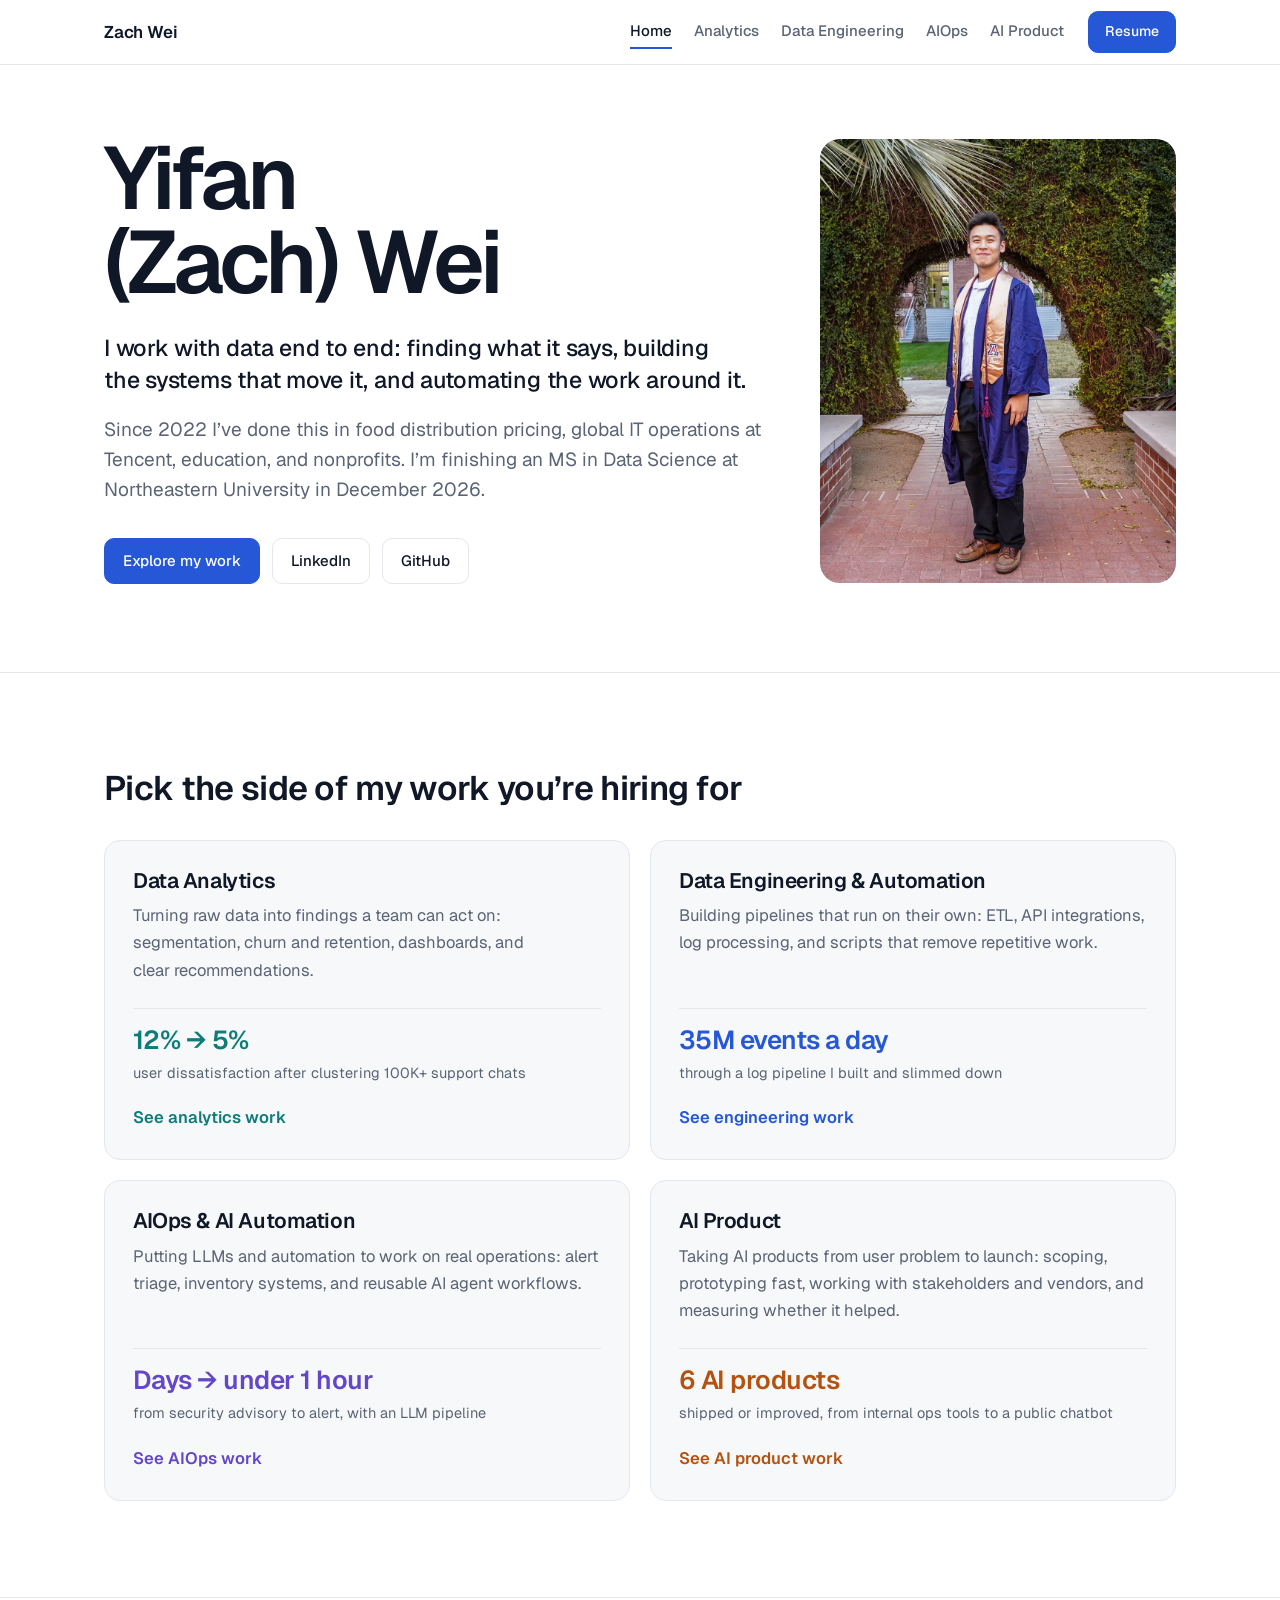
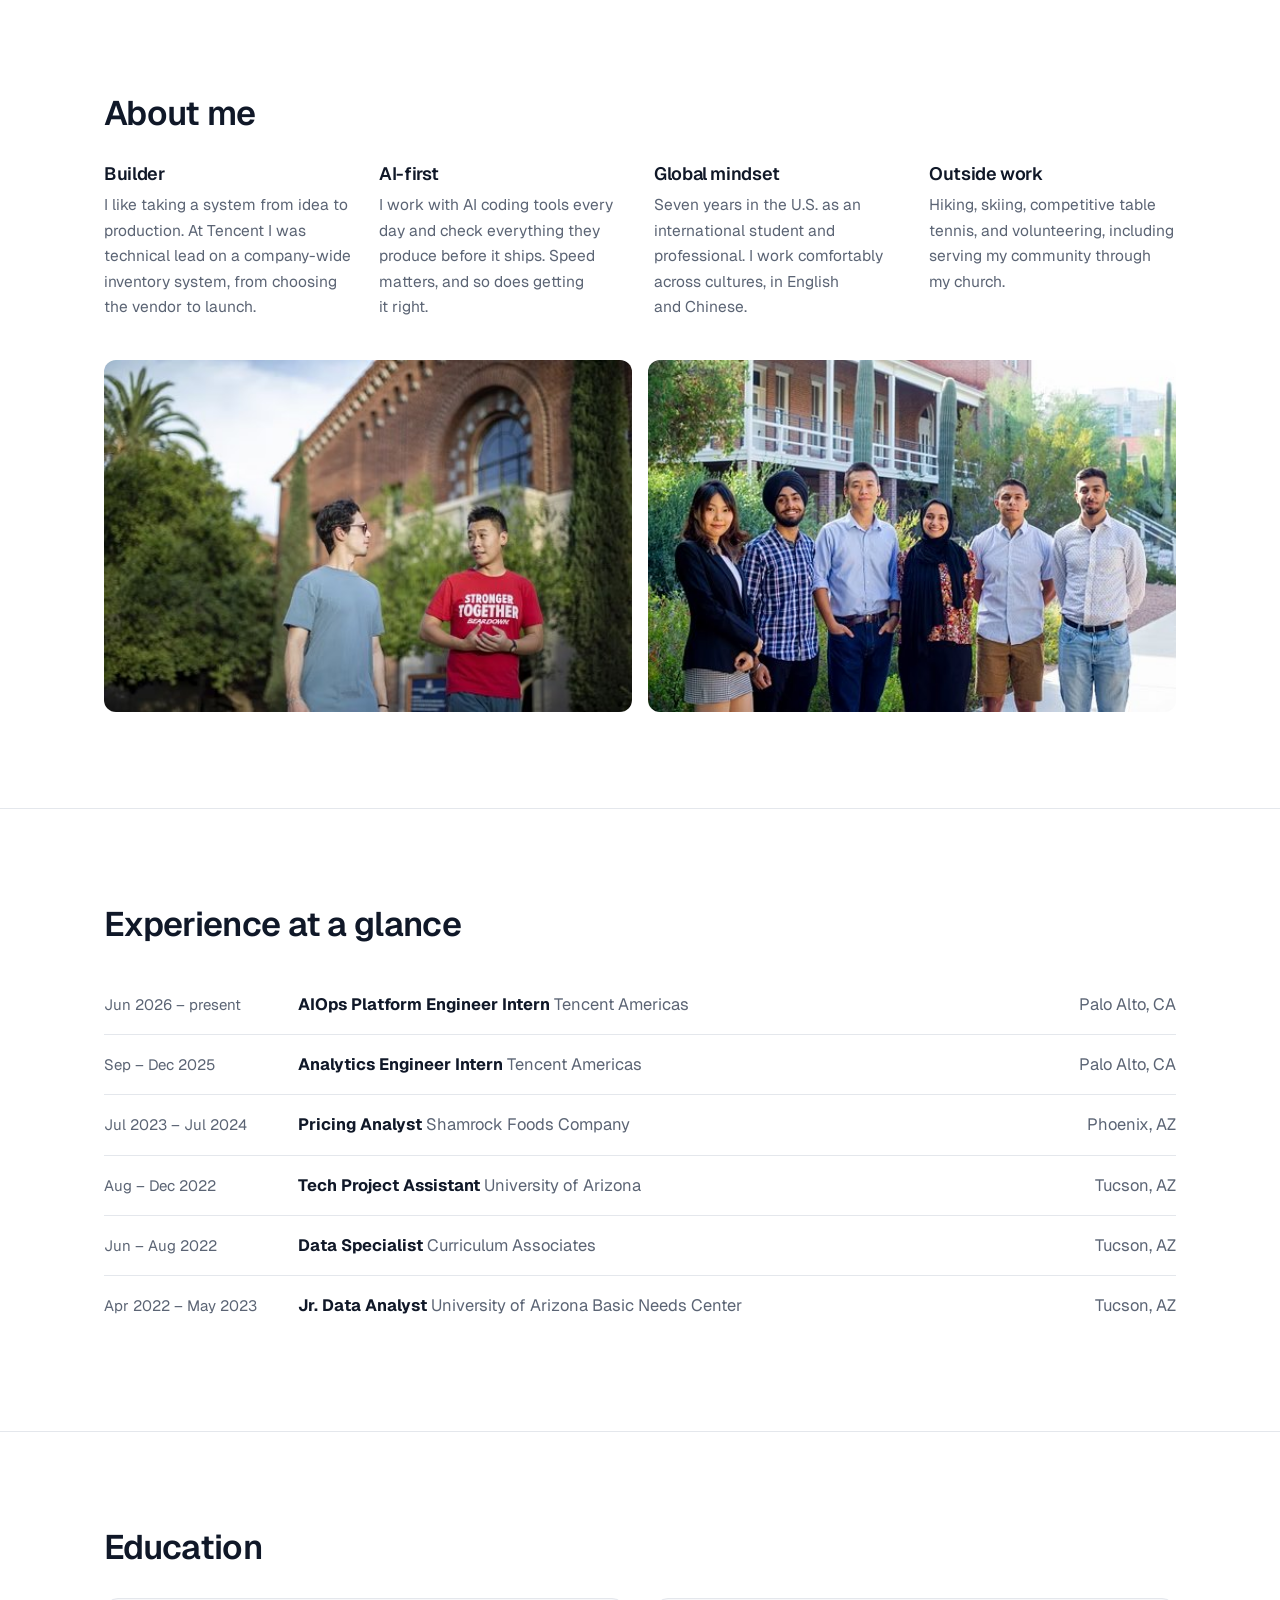
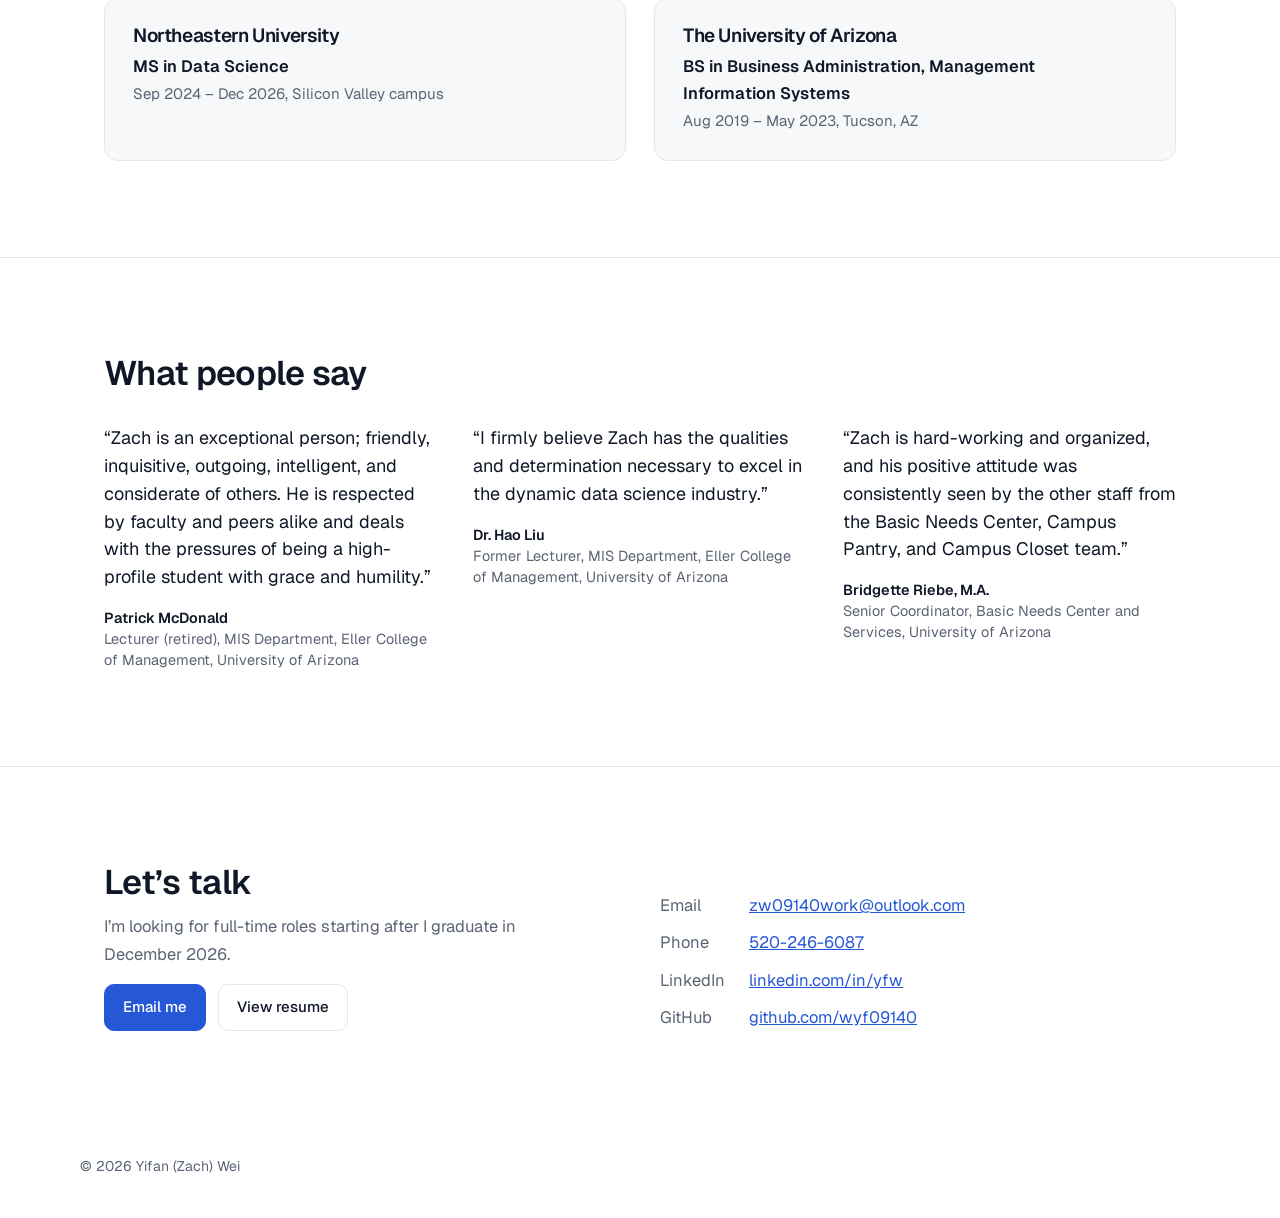
<file: index.html>
<!doctype html>
<html lang="en">
<head>
<meta charset="utf-8">
<meta name="viewport" content="width=device-width, initial-scale=1, viewport-fit=cover">
<link rel="icon" href="data:image/svg+xml,<svg xmlns=%27http://www.w3.org/2000/svg%27 viewBox=%270 0 100 100%27><text y=%27.9em%27 font-size=%2790%27>🛰️</text></svg>">
<link rel="preconnect" href="https://fonts.googleapis.com"><link rel="preconnect" href="https://fonts.gstatic.com" crossorigin>
<link href="https://fonts.googleapis.com/css2?family=Geist:wght@400;500;600&display=swap" rel="stylesheet">
<link rel="stylesheet" href="style.css">
<title>Yifan (Zach) Wei</title>
<meta name="description" content="Zach Wei works with data: analyzing it, building the pipelines behind it, and automating the work around it.">
</head>
<body>
<main>
  <section class="hero">
    <div class="wrap hero-grid">
      <div>
        <h1>Yifan<br>(Zach) Wei</h1>
        <p class="sub">I work with data end to end: finding what it says, building the systems that move it, and automating the work around it.</p>
        <p class="lede">Since 2022 I’ve done this in food distribution pricing, global IT operations at Tencent, education, and nonprofits. I’m finishing an MS in Data Science at Northeastern University in December 2026.</p>
        <div class="cta">
          <a class="btn" href="#directions">Explore my work</a>
          <a class="btn ghost" href="https://www.linkedin.com/in/yfw" target="_blank" rel="noopener">LinkedIn</a>
          <a class="btn ghost" href="https://github.com/wyf09140" target="_blank" rel="noopener">GitHub</a>
        </div>
      </div>
      <div class="portrait"><img src="assets/hero.jpg" alt="Zach Wei at his University of Arizona graduation"></div>
    </div>
  </section>

  <section id="directions">
    <div class="wrap">
      <h2>Pick the side of my work you’re hiring for</h2>
      <div class="paths">
        <a class="path analytics" href="analytics.html">
          <h3>Data Analytics</h3>
          <p>Turning raw data into findings a team can act on: segmentation, churn and retention, dashboards, and clear recommendations.</p>
          <div class="proof"><b>12% → 5%</b><span>user dissatisfaction after clustering 100K+ support chats</span></div>
          <span class="go">See analytics work</span>
        </a>
        <a class="path" href="engineering.html">
          <h3>Data Engineering & Automation</h3>
          <p>Building pipelines that run on their own: ETL, API integrations, log processing, and scripts that remove repetitive work.</p>
          <div class="proof"><b>35M events a day</b><span>through a log pipeline I built and slimmed down</span></div>
          <span class="go">See engineering work</span>
        </a>
        <a class="path aiops" href="aiops.html">
          <h3>AIOps & AI Automation</h3>
          <p>Putting LLMs and automation to work on real operations: alert triage, inventory systems, and reusable AI agent workflows.</p>
          <div class="proof"><b>Days → under 1 hour</b><span>from security advisory to alert, with an LLM pipeline</span></div>
          <span class="go">See AIOps work</span>
        </a>
        <a class="path aipm" href="ai-product.html">
          <h3>AI Product</h3>
          <p>Taking AI products from user problem to launch: scoping, prototyping fast, working with stakeholders and vendors, and measuring whether it helped.</p>
          <div class="proof"><b>6 AI products</b><span>shipped or improved, from internal ops tools to a public chatbot</span></div>
          <span class="go">See AI product work</span>
        </a>
      </div>
    </div>
  </section>

  <section id="about">
    <div class="wrap">
      <h2>About me</h2>
      <div class="about2">
        <div class="about-text">
          <div><h3>Builder</h3><p>I like taking a system from idea to production. At Tencent I was technical lead on a company-wide inventory system, from choosing the vendor to launch.</p></div>
          <div><h3>AI-first</h3><p>I work with AI coding tools every day and check everything they produce before it ships. Speed matters, and so does getting it right.</p></div>
          <div><h3>Global mindset</h3><p>Seven years in the U.S. as an international student and professional. I work comfortably across cultures, in English and Chinese.</p></div>
          <div><h3>Outside work</h3><p>Hiking, skiing, competitive table tennis, and volunteering, including serving my community through my church.</p></div>
        </div>
        <div class="photos">
          <img loading="lazy" src="assets/about-1.jpg" alt="Zach talking with a classmate on campus">
          <img loading="lazy" src="assets/about-2.jpg" alt="Zach with a group of fellow students">
        </div>
      </div>
    </div>
  </section>

  <section id="experience">
    <div class="wrap">
      <h2>Experience at a glance</h2>
      <ol class="glance">
        <li><span class="when">Jun 2026 – present</span><span><b>AIOps Platform Engineer Intern</b> <span class="org">Tencent Americas</span></span><span class="muted">Palo Alto, CA</span></li>
        <li><span class="when">Sep – Dec 2025</span><span><b>Analytics Engineer Intern</b> <span class="org">Tencent Americas</span></span><span class="muted">Palo Alto, CA</span></li>
        <li><span class="when">Jul 2023 – Jul 2024</span><span><b>Pricing Analyst</b> <span class="org">Shamrock Foods Company</span></span><span class="muted">Phoenix, AZ</span></li>
        <li><span class="when">Aug – Dec 2022</span><span><b>Tech Project Assistant</b> <span class="org">University of Arizona</span></span><span class="muted">Tucson, AZ</span></li>
        <li><span class="when">Jun – Aug 2022</span><span><b>Data Specialist</b> <span class="org">Curriculum Associates</span></span><span class="muted">Tucson, AZ</span></li>
        <li><span class="when">Apr 2022 – May 2023</span><span><b>Jr. Data Analyst</b> <span class="org">University of Arizona Basic Needs Center</span></span><span class="muted">Tucson, AZ</span></li>
      </ol>
    </div>
  </section>

  <section id="education">
    <div class="wrap">
      <h2>Education</h2>
      <div class="edu">
        <div class="school"><div><h3>Northeastern University</h3><p class="deg">MS in Data Science</p><p class="meta">Sep 2024 – Dec 2026, Silicon Valley campus</p></div></div>
        <div class="school"><div><h3>The University of Arizona</h3><p class="deg">BS in Business Administration, Management Information Systems</p><p class="meta">Aug 2019 – May 2023, Tucson, AZ</p></div></div>
      </div>
    </div>
  </section>

  <section id="testimonials">
    <div class="wrap">
      <h2>What people say</h2>
      <div class="quotes">
        <blockquote><p>“Zach is an exceptional person; friendly, inquisitive, outgoing, intelligent, and considerate of others. He is respected by faculty and peers alike and deals with the pressures of being a high-profile student with grace and humility.”</p><footer><b>Patrick McDonald</b>Lecturer (retired), MIS Department, Eller College of Management, University of Arizona</footer></blockquote>
        <blockquote><p>“I firmly believe Zach has the qualities and determination necessary to excel in the dynamic data science industry.”</p><footer><b>Dr. Hao Liu</b>Former Lecturer, MIS Department, Eller College of Management, University of Arizona</footer></blockquote>
        <blockquote><p>“Zach is hard-working and organized, and his positive attitude was consistently seen by the other staff from the Basic Needs Center, Campus Pantry, and Campus Closet team.”</p><footer><b>Bridgette Riebe, M.A.</b>Senior Coordinator, Basic Needs Center and Services, University of Arizona</footer></blockquote>
      </div>
    </div>
  </section>

  <div id="contact-slot"></div>
</main>
<script src="site.js"></script>
</body>
</html>
</file>
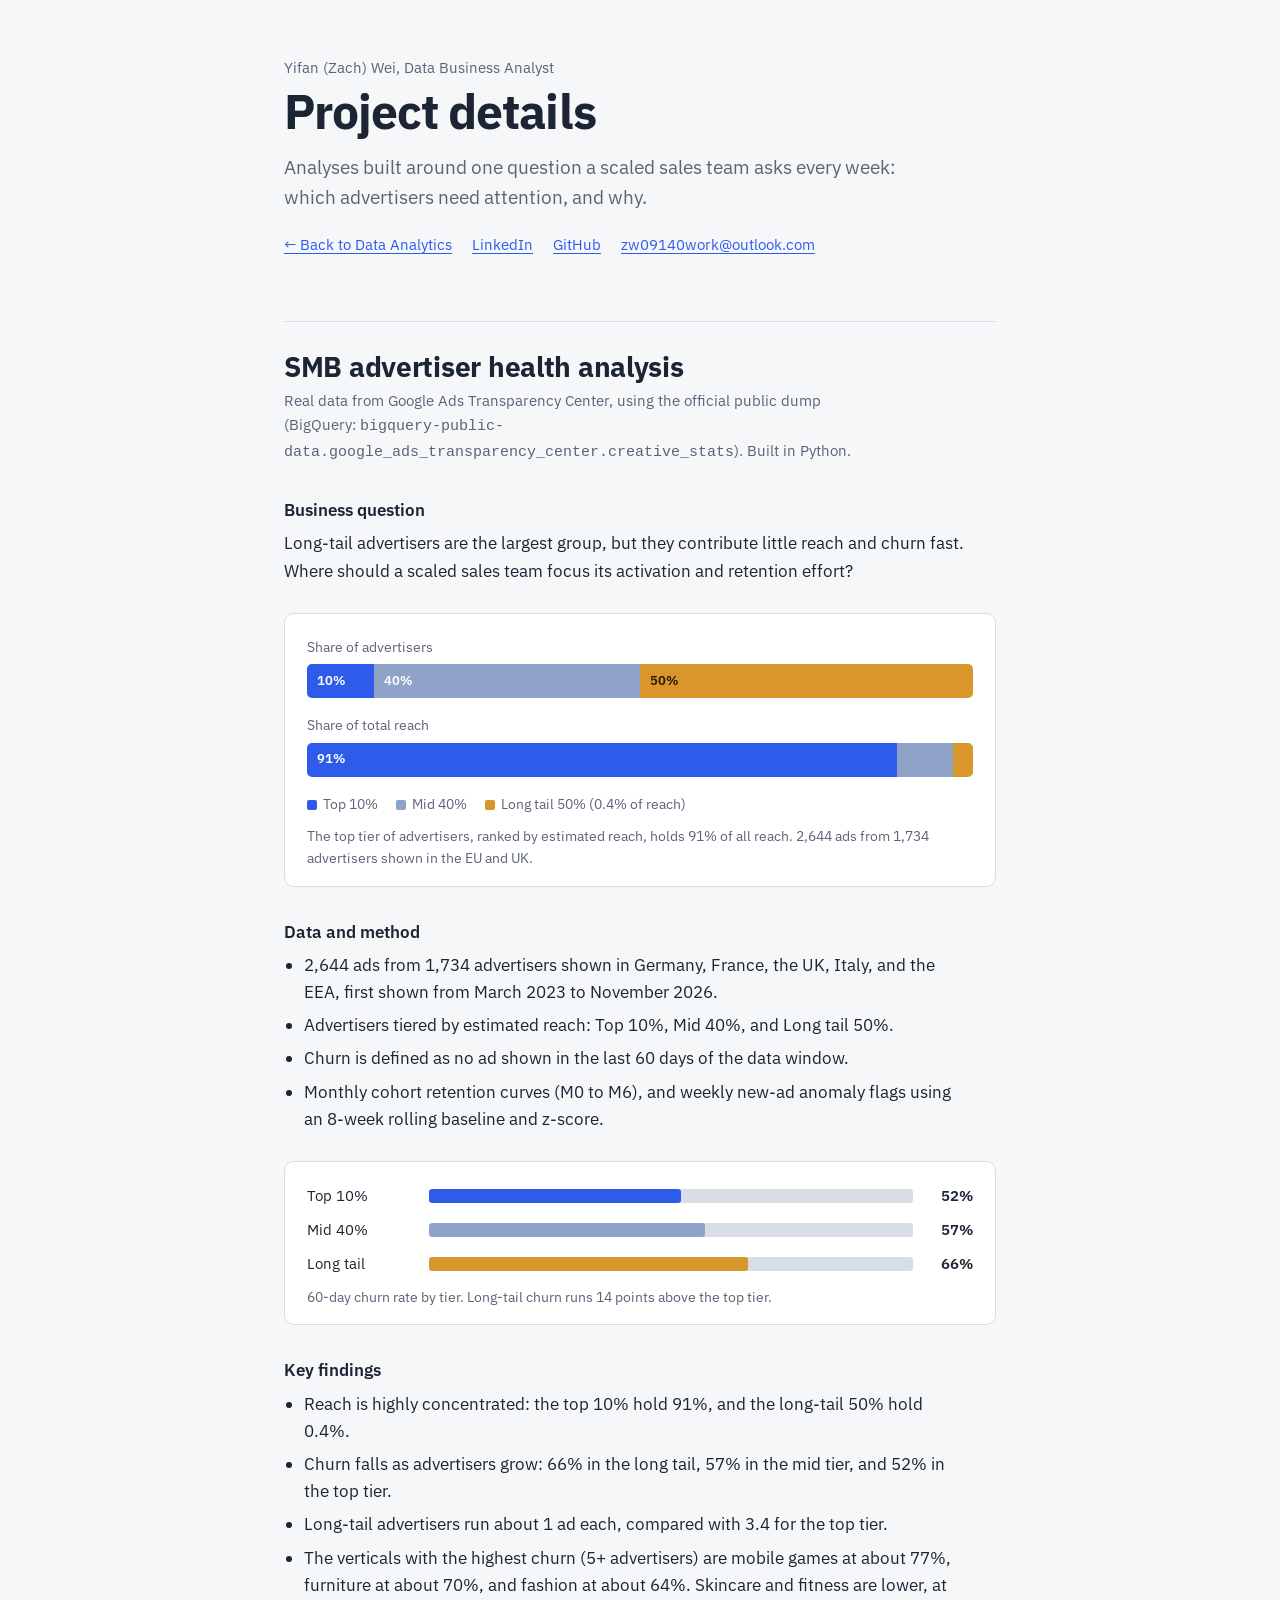
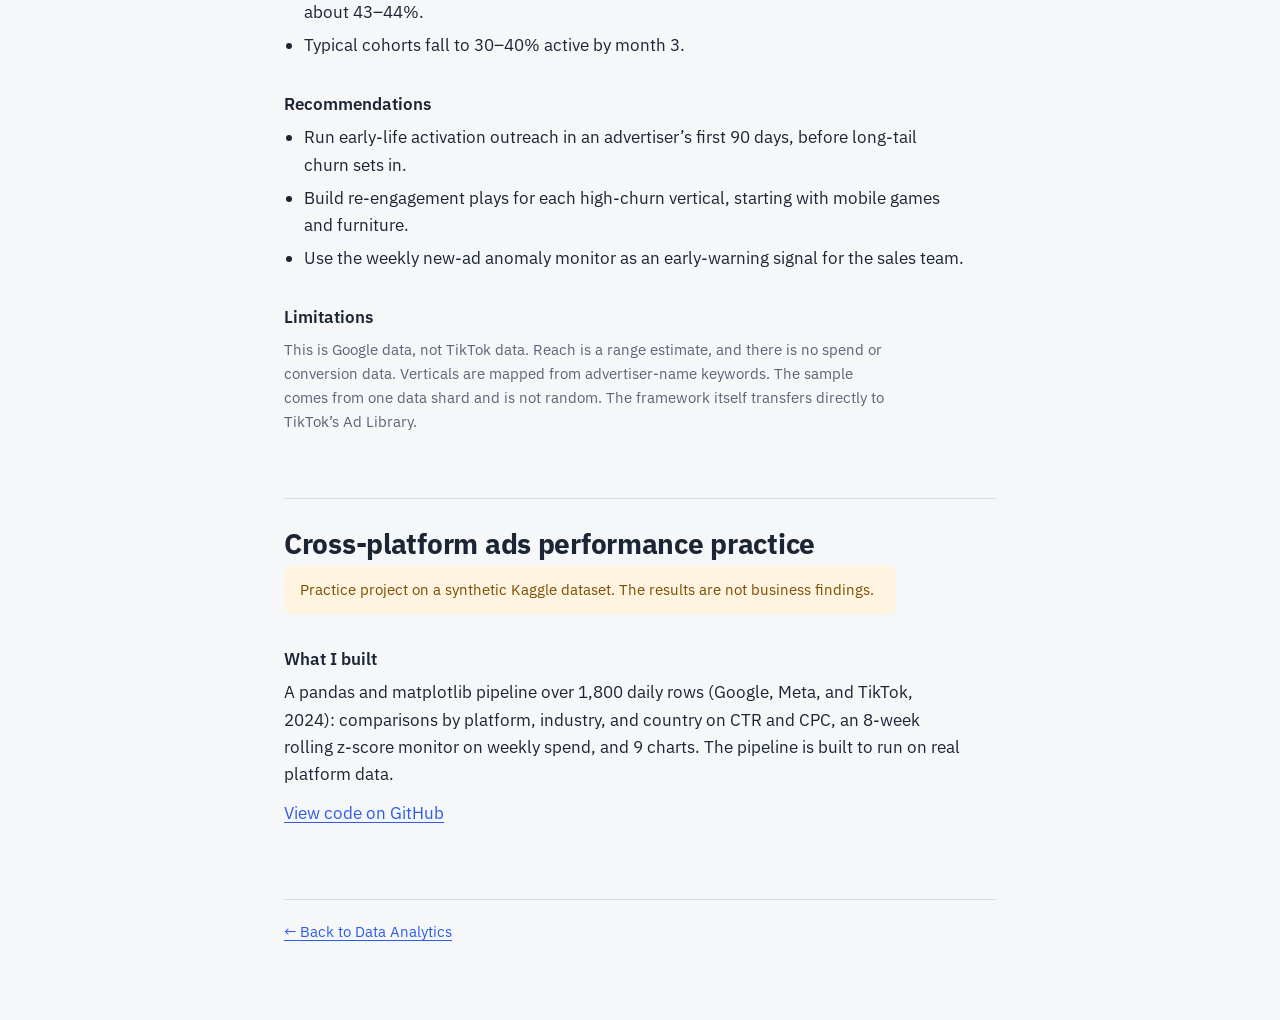
<file: advertiser-health.html>
<!doctype html>
<html lang="en">
<head>
<meta charset="utf-8">
<meta name="viewport" content="width=device-width, initial-scale=1, viewport-fit=cover">
<title>SMB Advertiser Health Analysis – Zach Wei</title>
<meta name="robots" content="noindex">
<link rel="preconnect" href="https://fonts.googleapis.com">
<link rel="preconnect" href="https://fonts.gstatic.com" crossorigin>
<link href="https://fonts.googleapis.com/css2?family=IBM+Plex+Sans:wght@400;500;600;700&display=swap" rel="stylesheet">
<style>
:root{
  --paper:#F6F7F9; --surface:#FFFFFF; --ink:#1C2533; --muted:#5A6476; --rule:#D9DEE6;
  --top:#2F5BEA; --mid:#8FA3C8; --tail:#D9962B; --warn-bg:#FFF4E0; --warn-ink:#7A4D00;
  color-scheme: light;
  box-sizing:border-box;
  padding-top:env(safe-area-inset-top,0px); padding-bottom:env(safe-area-inset-bottom,0px);
}
@media (prefers-color-scheme: dark){
  :root:not([data-theme="light"]){
    --paper:#141922; --surface:#1B222D; --ink:#E6EAF0; --muted:#A3ADBD; --rule:#2E3846;
    --top:#7C9BFF; --mid:#5D6F8F; --tail:#F0B24F; --warn-bg:#3A2B12; --warn-ink:#F6D39A;
    color-scheme: dark;
  }
}
:root[data-theme="dark"]{
  --paper:#141922; --surface:#1B222D; --ink:#E6EAF0; --muted:#A3ADBD; --rule:#2E3846;
  --top:#7C9BFF; --mid:#5D6F8F; --tail:#F0B24F; --warn-bg:#3A2B12; --warn-ink:#F6D39A;
  color-scheme: dark;
}
html{scroll-padding-top:env(safe-area-inset-top,0px)}
*,*::before,*::after{box-sizing:inherit}
body{margin:0;background:var(--paper);color:var(--ink);
  font-family:"IBM Plex Sans",-apple-system,"Segoe UI",Helvetica,Arial,sans-serif;
  font-size:17px;line-height:1.6;font-variant-numeric:tabular-nums}
main{max-width:760px;margin:0 auto;padding:56px 24px 80px}
a{color:var(--top);text-underline-offset:3px}
a:focus-visible{outline:2px solid var(--top);outline-offset:3px;border-radius:2px}
header p.who{margin:0;color:var(--muted);font-size:15px}
h1{font-size:clamp(34px,6vw,48px);line-height:1.08;font-weight:700;letter-spacing:-.02em;margin:6px 0 14px}
.lede{font-size:19px;color:var(--muted);max-width:60ch;margin:0}
nav.links{display:flex;flex-wrap:wrap;gap:8px 20px;margin-top:20px;font-size:15px}
section.project{margin-top:64px;padding-top:28px;border-top:1px solid var(--rule)}
h2{font-size:28px;line-height:1.2;font-weight:700;letter-spacing:-.01em;margin:0 0 6px}
.source{color:var(--muted);font-size:15px;margin:0 0 28px}
h3{font-size:17px;font-weight:600;margin:32px 0 6px}
p{margin:0 0 12px;max-width:68ch}
ul{margin:0 0 12px;padding-left:20px;max-width:68ch}
li{margin-bottom:6px}
figure{margin:28px 0;padding:22px 22px 16px;background:var(--surface);border:1px solid var(--rule);border-radius:10px}
figcaption{font-size:14px;color:var(--muted);margin-top:10px}
.strip-label{font-size:14px;color:var(--muted);margin:0 0 6px}
.strip{display:flex;height:34px;border-radius:5px;overflow:hidden;margin-bottom:16px}
.strip span{display:flex;align-items:center;padding:0 10px;font-size:13px;font-weight:600;color:#fff;white-space:nowrap}
.strip .t{background:var(--top)} .strip .m{background:var(--mid)} .strip .l{background:var(--tail);color:#2a1a00}
.legend{display:flex;flex-wrap:wrap;gap:6px 18px;font-size:14px;color:var(--muted)}
.legend i{display:inline-block;width:10px;height:10px;border-radius:2px;margin-right:6px;vertical-align:-1px}
.bars{display:grid;grid-template-columns:110px 1fr 48px;gap:10px 12px;align-items:center;font-size:15px}
.bars .track{height:14px;background:var(--rule);border-radius:3px;overflow:hidden}
.bars .fill{height:100%;border-radius:3px}
.bars .v{text-align:right;font-weight:600}
.note{background:var(--warn-bg);color:var(--warn-ink);padding:12px 16px;border-radius:8px;font-size:15px;max-width:68ch}
.limits{color:var(--muted);font-size:15px}
footer{margin-top:72px;padding-top:20px;border-top:1px solid var(--rule);color:var(--muted);font-size:15px}
@media (max-width:520px){ main{padding:36px 18px 64px} .bars{grid-template-columns:86px 1fr 42px;font-size:14px} .strip span{font-size:12px;padding:0 6px} }
</style>
</head>
<body>
<main>
  <header>
    <p class="who">Yifan (Zach) Wei, Data Business Analyst</p>
    <h1>Project details</h1>
    <p class="lede">Analyses built around one question a scaled sales team asks every week: which advertisers need attention, and why.</p>
    <nav class="links" aria-label="Related links">
      <a href="analytics.html">← Back to Data Analytics</a>
      <a href="https://www.linkedin.com/in/yfw">LinkedIn</a>
      <a href="https://github.com/wyf09140">GitHub</a>
      <a href="mailto:zw09140work@outlook.com">zw09140work@outlook.com</a>
    </nav>
  </header>

  <section class="project" id="advertiser-health">
    <h2>SMB advertiser health analysis</h2>
    <p class="source">Real data from Google Ads Transparency Center, using the official public dump (BigQuery: <code>bigquery-public-data.google_ads_transparency_center.creative_stats</code>). Built in Python.</p>

    <h3>Business question</h3>
    <p>Long-tail advertisers are the largest group, but they contribute little reach and churn fast. Where should a scaled sales team focus its activation and retention effort?</p>

    <figure>
      <p class="strip-label">Share of advertisers</p>
      <div class="strip" role="img" aria-label="Top tier 10 percent, mid tier 40 percent, long tail 50 percent of advertisers">
        <span class="t" style="width:10%">10%</span><span class="m" style="width:40%">40%</span><span class="l" style="width:50%">50%</span>
      </div>
      <p class="strip-label">Share of total reach</p>
      <div class="strip" role="img" aria-label="Top tier 91 percent of reach, mid tier about 8.6 percent, long tail 0.4 percent">
        <span class="t" style="width:91%">91%</span><span class="m" style="width:8.6%"></span><span class="l" style="width:0.4%"></span>
      </div>
      <div class="legend"><span><i style="background:var(--top)"></i>Top 10%</span><span><i style="background:var(--mid)"></i>Mid 40%</span><span><i style="background:var(--tail)"></i>Long tail 50% (0.4% of reach)</span></div>
      <figcaption>The top tier of advertisers, ranked by estimated reach, holds 91% of all reach. 2,644 ads from 1,734 advertisers shown in the EU and UK.</figcaption>
    </figure>

    <h3>Data and method</h3>
    <ul>
      <li>2,644 ads from 1,734 advertisers shown in Germany, France, the UK, Italy, and the EEA, first shown from March 2023 to November 2026.</li>
      <li>Advertisers tiered by estimated reach: Top 10%, Mid 40%, and Long tail 50%.</li>
      <li>Churn is defined as no ad shown in the last 60 days of the data window.</li>
      <li>Monthly cohort retention curves (M0 to M6), and weekly new-ad anomaly flags using an 8-week rolling baseline and z-score.</li>
    </ul>

    <figure>
      <div class="bars" role="img" aria-label="Churn rate: top 10 percent 52 percent, mid 40 percent 57 percent, long tail 66 percent">
        <span>Top 10%</span><div class="track"><div class="fill" style="width:52%;background:var(--top)"></div></div><span class="v">52%</span>
        <span>Mid 40%</span><div class="track"><div class="fill" style="width:57%;background:var(--mid)"></div></div><span class="v">57%</span>
        <span>Long tail</span><div class="track"><div class="fill" style="width:66%;background:var(--tail)"></div></div><span class="v">66%</span>
      </div>
      <figcaption>60-day churn rate by tier. Long-tail churn runs 14 points above the top tier.</figcaption>
    </figure>

    <h3>Key findings</h3>
    <ul>
      <li>Reach is highly concentrated: the top 10% hold 91%, and the long-tail 50% hold 0.4%.</li>
      <li>Churn falls as advertisers grow: 66% in the long tail, 57% in the mid tier, and 52% in the top tier.</li>
      <li>Long-tail advertisers run about 1 ad each, compared with 3.4 for the top tier.</li>
      <li>The verticals with the highest churn (5+ advertisers) are mobile games at about 77%, furniture at about 70%, and fashion at about 64%. Skincare and fitness are lower, at about 43–44%.</li>
      <li>Typical cohorts fall to 30–40% active by month 3.</li>
    </ul>

    <h3>Recommendations</h3>
    <ul>
      <li>Run early-life activation outreach in an advertiser’s first 90 days, before long-tail churn sets in.</li>
      <li>Build re-engagement plays for each high-churn vertical, starting with mobile games and furniture.</li>
      <li>Use the weekly new-ad anomaly monitor as an early-warning signal for the sales team.</li>
    </ul>

    <h3>Limitations</h3>
    <p class="limits">This is Google data, not TikTok data. Reach is a range estimate, and there is no spend or conversion data. Verticals are mapped from advertiser-name keywords. The sample comes from one data shard and is not random. The framework itself transfers directly to TikTok’s Ad Library.</p>
  </section>

  <section class="project" id="practice">
    <h2>Cross-platform ads performance practice</h2>
    <p class="note">Practice project on a synthetic Kaggle dataset. The results are not business findings.</p>
    <h3>What I built</h3>
    <p>A pandas and matplotlib pipeline over 1,800 daily rows (Google, Meta, and TikTok, 2024): comparisons by platform, industry, and country on CTR and CPC, an 8-week rolling z-score monitor on weekly spend, and 9 charts. The pipeline is built to run on real platform data.</p>
    <p><a href="https://github.com/Wyf09140/tiktok-ads-health-framework">View code on GitHub</a></p>
  </section>

  <footer>
    <a href="analytics.html">← Back to Data Analytics</a>
  </footer>
</main>
</body>
</html>
</file>
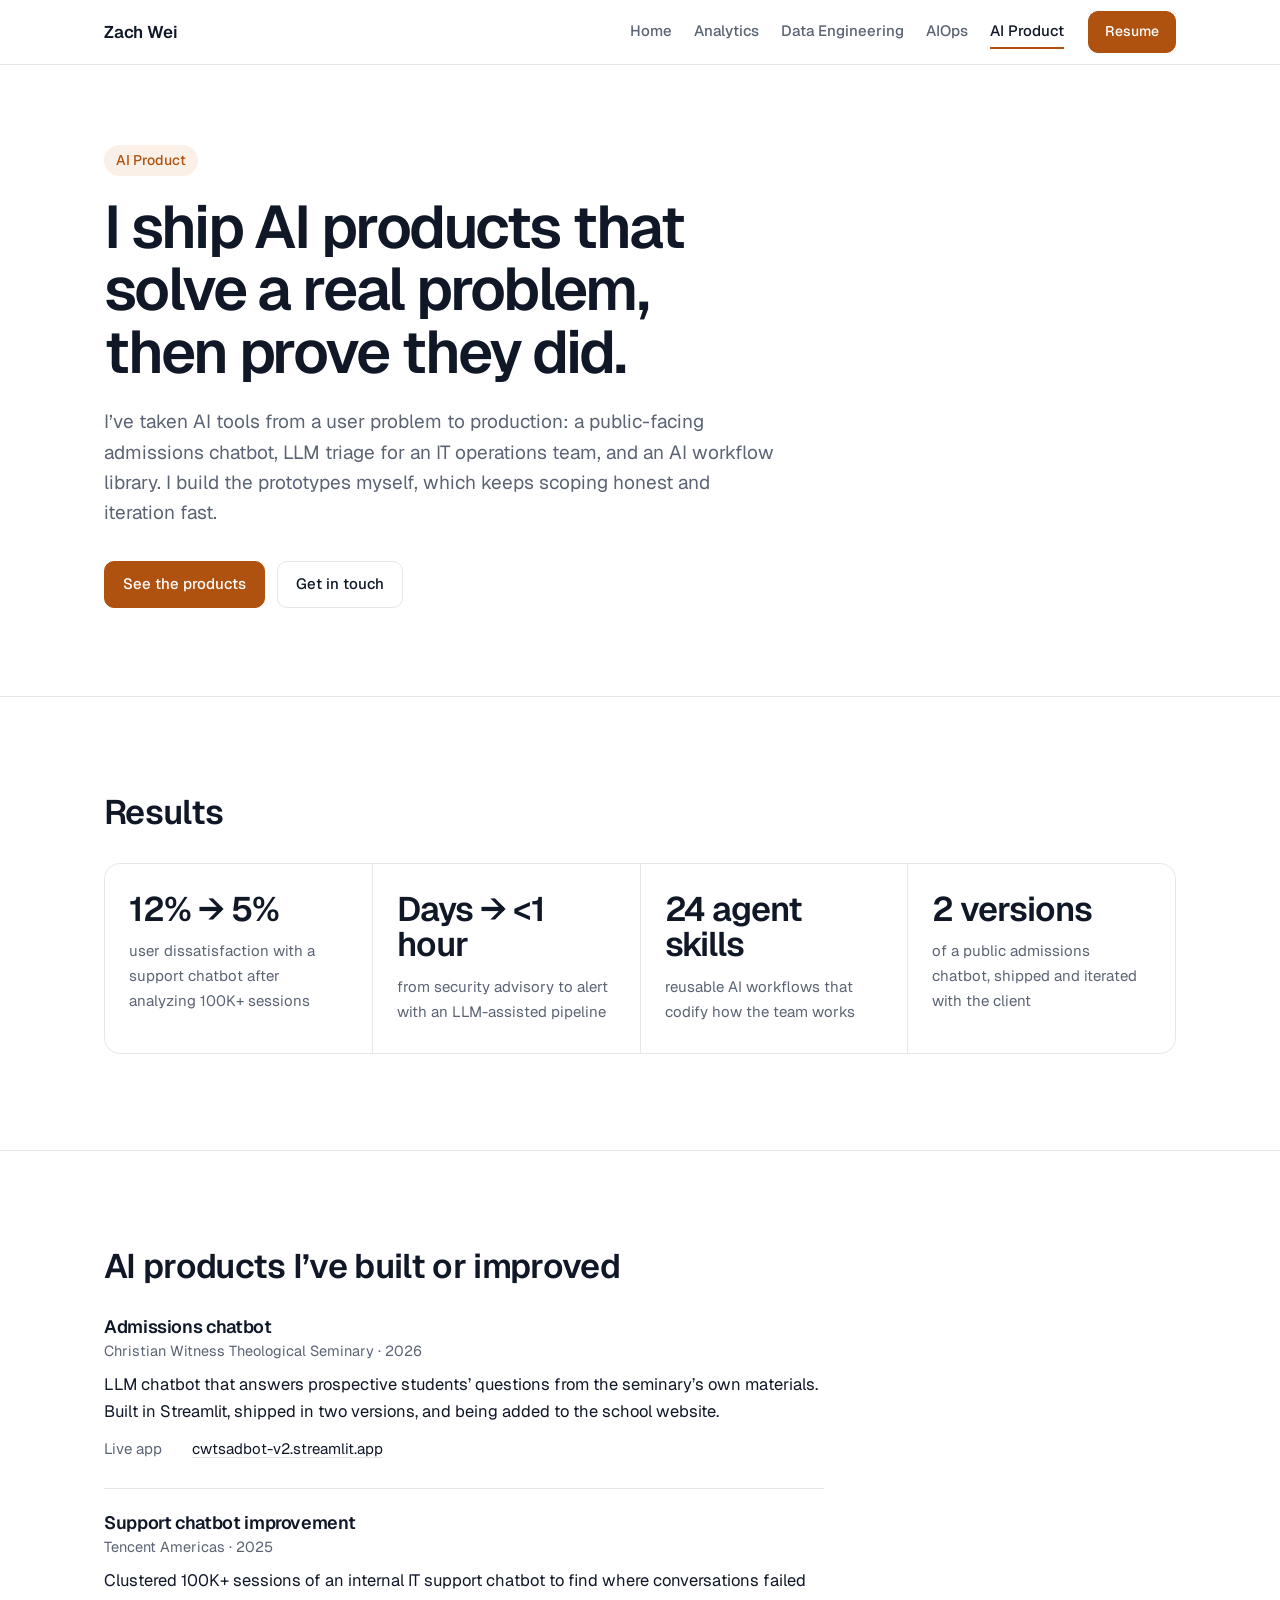
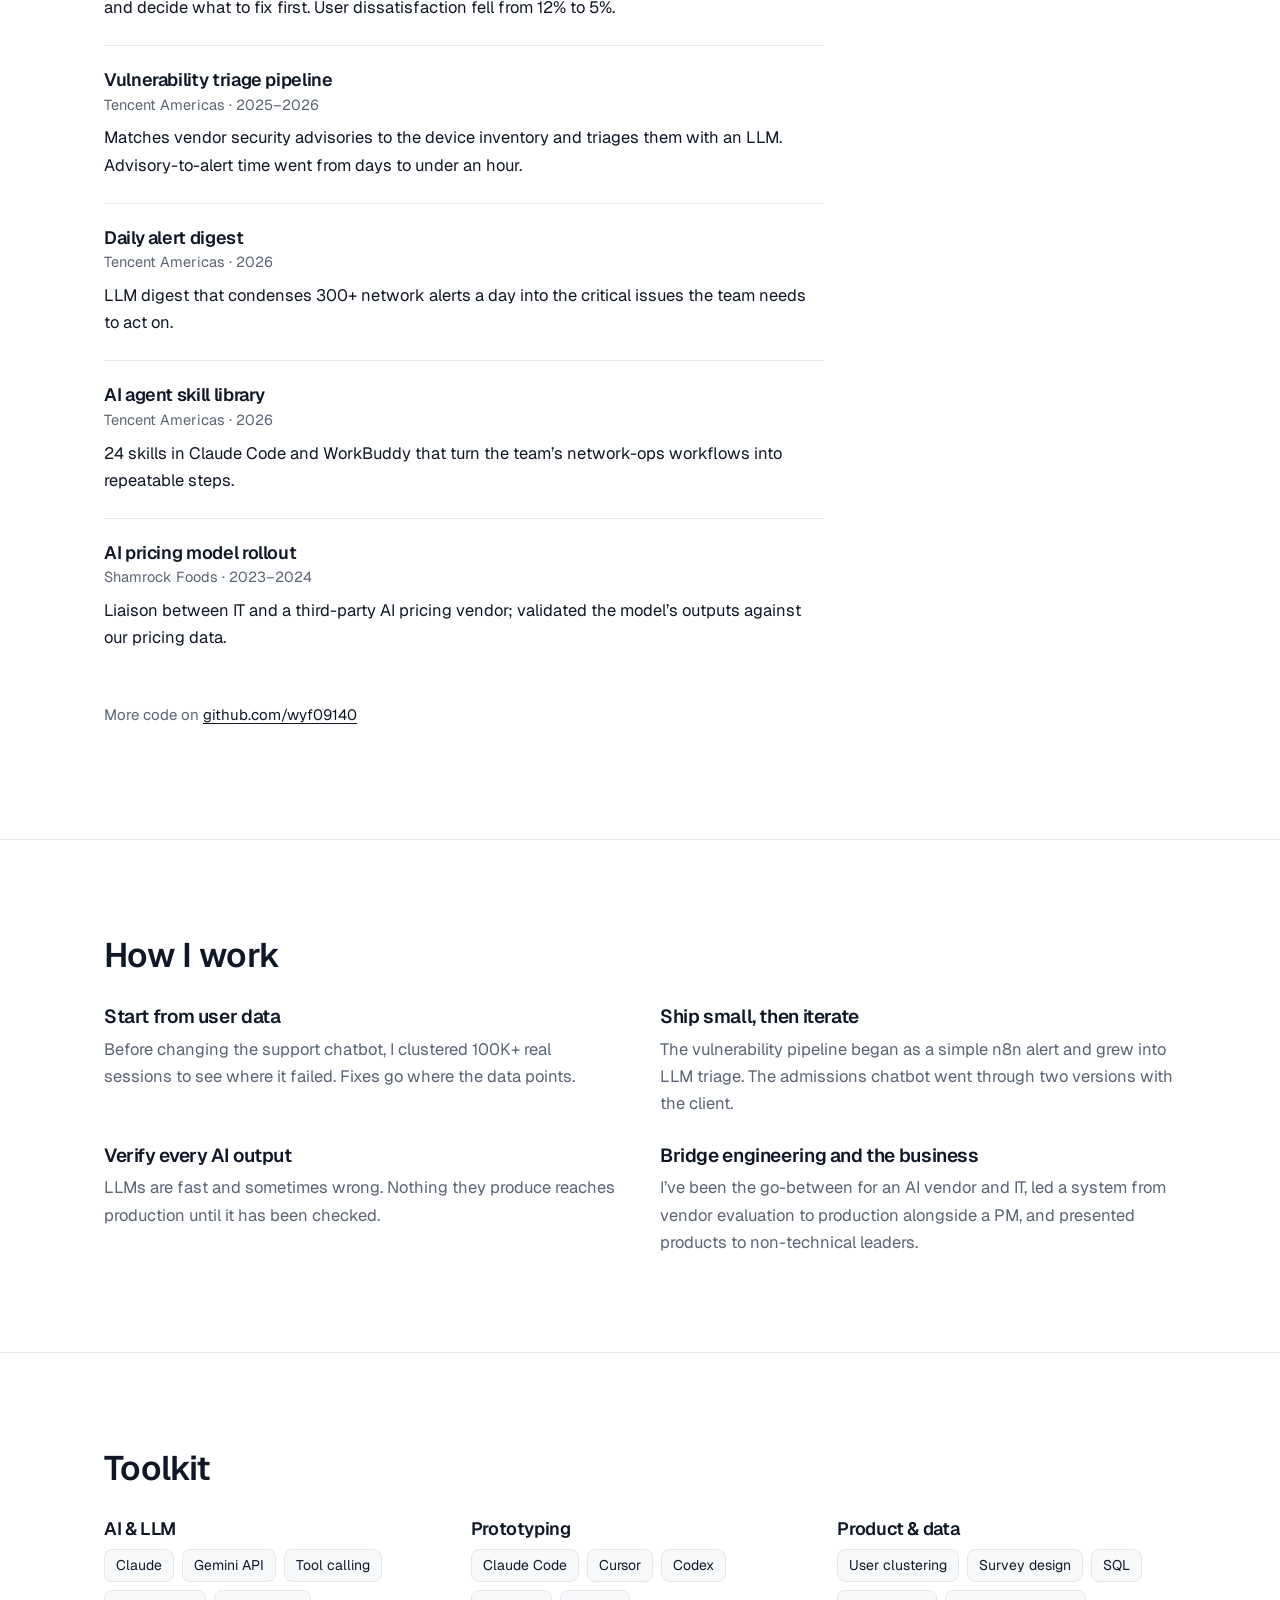
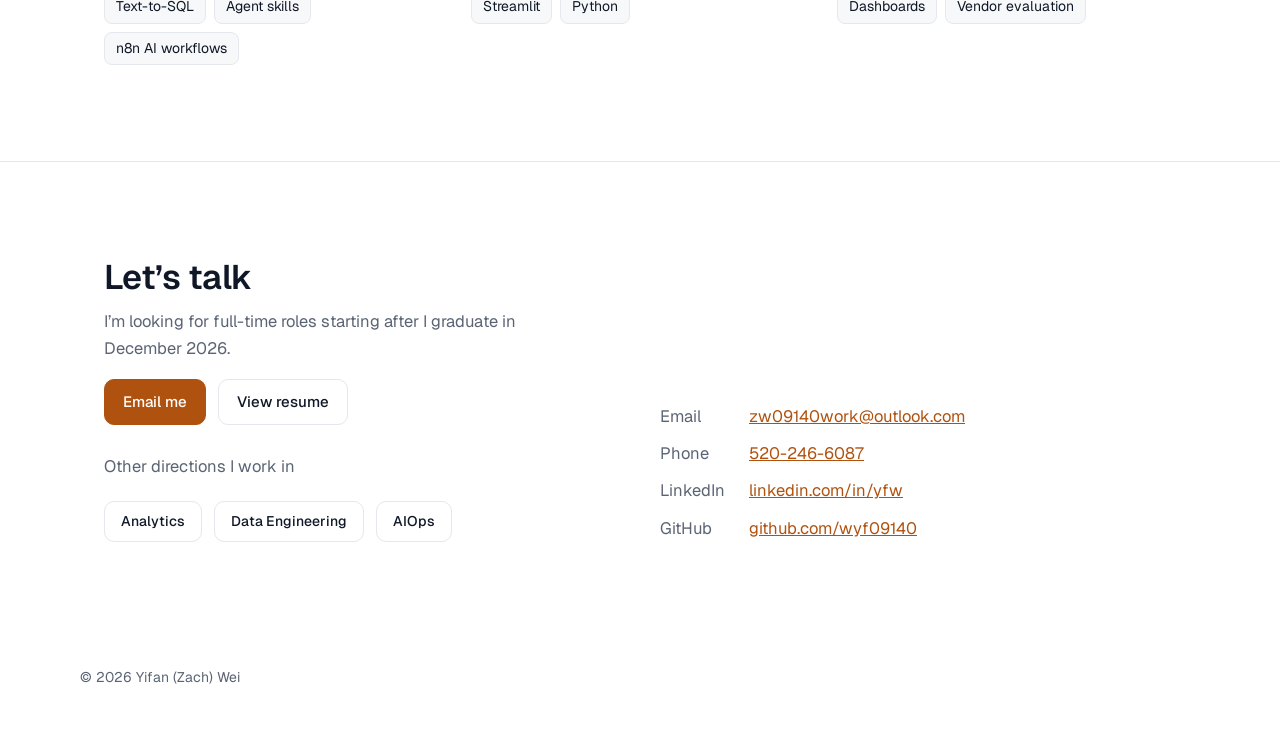
<file: ai-product.html>
<!doctype html>
<html lang="en">
<head>
<meta charset="utf-8">
<meta name="viewport" content="width=device-width, initial-scale=1, viewport-fit=cover">
<link rel="icon" href="data:image/svg+xml,<svg xmlns=%27http://www.w3.org/2000/svg%27 viewBox=%270 0 100 100%27><text y=%27.9em%27 font-size=%2790%27>🛰️</text></svg>">
<link rel="preconnect" href="https://fonts.googleapis.com"><link rel="preconnect" href="https://fonts.gstatic.com" crossorigin>
<link href="https://fonts.googleapis.com/css2?family=Geist:wght@400;500;600&display=swap" rel="stylesheet">
<link rel="stylesheet" href="style.css">
<title>AI Product — Zach Wei</title>
<meta name="description" content="AI products Zach Wei has shipped or improved, from internal ops tools to a public-facing chatbot.">
</head>
<body data-track="aipm">
<main>
  <section class="track-hero">
    <div class="wrap">
      <p class="kicker">AI Product</p>
      <h1>I ship AI products that solve a real problem, then prove they did.</h1>
      <p class="lede">I’ve taken AI tools from a user problem to production: a public-facing admissions chatbot, LLM triage for an IT operations team, and an AI workflow library. I build the prototypes myself, which keeps scoping honest and iteration fast.</p>
      <div class="cta"><a class="btn" href="#products">See the products</a><a class="btn ghost" href="#contact">Get in touch</a></div>
    </div>
  </section>

  <section>
    <div class="wrap">
      <h2>Results</h2>
      <div class="stats">
        <div class="stat"><b>12% → 5%</b><p>user dissatisfaction with a support chatbot after analyzing 100K+ sessions</p></div>
        <div class="stat"><b>Days → &lt;1 hour</b><p>from security advisory to alert with an LLM-assisted pipeline</p></div>
        <div class="stat"><b>24 agent skills</b><p>reusable AI workflows that codify how the team works</p></div>
        <div class="stat"><b>2 versions</b><p>of a public admissions chatbot, shipped and iterated with the client</p></div>
      </div>
    </div>
  </section>

  <section id="products">
    <div class="wrap">
      <h2>AI products I’ve built or improved</h2>
      <ul class="plist">
        <li>
          <h3>Admissions chatbot</h3>
          <p class="meta">Christian Witness Theological Seminary · 2026</p>
          <p>LLM chatbot that answers prospective students’ questions from the seminary’s own materials. Built in Streamlit, shipped in two versions, and being added to the school website.</p>
          <ul class="plinks"><li><span>Live app</span><a href="https://cwtsadbot-v2.streamlit.app" target="_blank" rel="noopener">cwtsadbot-v2.streamlit.app</a></li></ul>
        </li>
        <li>
          <h3>Support chatbot improvement</h3>
          <p class="meta">Tencent Americas · 2025</p>
          <p>Clustered 100K+ sessions of an internal IT support chatbot to find where conversations failed and decide what to fix first. User dissatisfaction fell from 12% to 5%.</p>
        </li>
        <li>
          <h3>Vulnerability triage pipeline</h3>
          <p class="meta">Tencent Americas · 2025–2026</p>
          <p>Matches vendor security advisories to the device inventory and triages them with an LLM. Advisory-to-alert time went from days to under an hour.</p>
        </li>
        <li>
          <h3>Daily alert digest</h3>
          <p class="meta">Tencent Americas · 2026</p>
          <p>LLM digest that condenses 300+ network alerts a day into the critical issues the team needs to act on.</p>
        </li>
        <li>
          <h3>AI agent skill library</h3>
          <p class="meta">Tencent Americas · 2026</p>
          <p>24 skills in Claude Code and WorkBuddy that turn the team’s network-ops workflows into repeatable steps.</p>
        </li>
        <li>
          <h3>AI pricing model rollout</h3>
          <p class="meta">Shamrock Foods · 2023–2024</p>
          <p>Liaison between IT and a third-party AI pricing vendor; validated the model’s outputs against our pricing data.</p>
        </li>
      </ul>
      <p class="more">More code on <a href="https://github.com/wyf09140" target="_blank" rel="noopener">github.com/wyf09140</a></p>
    </div>
  </section>

  <section>
    <div class="wrap">
      <h2>How I work</h2>
      <div class="principles">
        <div><h3>Start from user data</h3><p>Before changing the support chatbot, I clustered 100K+ real sessions to see where it failed. Fixes go where the data points.</p></div>
        <div><h3>Ship small, then iterate</h3><p>The vulnerability pipeline began as a simple n8n alert and grew into LLM triage. The admissions chatbot went through two versions with the client.</p></div>
        <div><h3>Verify every AI output</h3><p>LLMs are fast and sometimes wrong. Nothing they produce reaches production until it has been checked.</p></div>
        <div><h3>Bridge engineering and the business</h3><p>I’ve been the go-between for an AI vendor and IT, led a system from vendor evaluation to production alongside a PM, and presented products to non-technical leaders.</p></div>
      </div>
    </div>
  </section>

  <section>
    <div class="wrap">
      <h2>Toolkit</h2>
      <div class="tools">
        <div><h3>AI & LLM</h3><ul class="chips"><li>Claude</li><li>Gemini API</li><li>Tool calling</li><li>Text-to-SQL</li><li>Agent skills</li><li>n8n AI workflows</li></ul></div>
        <div><h3>Prototyping</h3><ul class="chips"><li>Claude Code</li><li>Cursor</li><li>Codex</li><li>Streamlit</li><li>Python</li></ul></div>
        <div><h3>Product & data</h3><ul class="chips"><li>User clustering</li><li>Survey design</li><li>SQL</li><li>Dashboards</li><li>Vendor evaluation</li></ul></div>
      </div>
    </div>
  </section>

  <div id="contact-slot"></div>
</main>
<script src="site.js"></script>
</body>
</html>
</file>
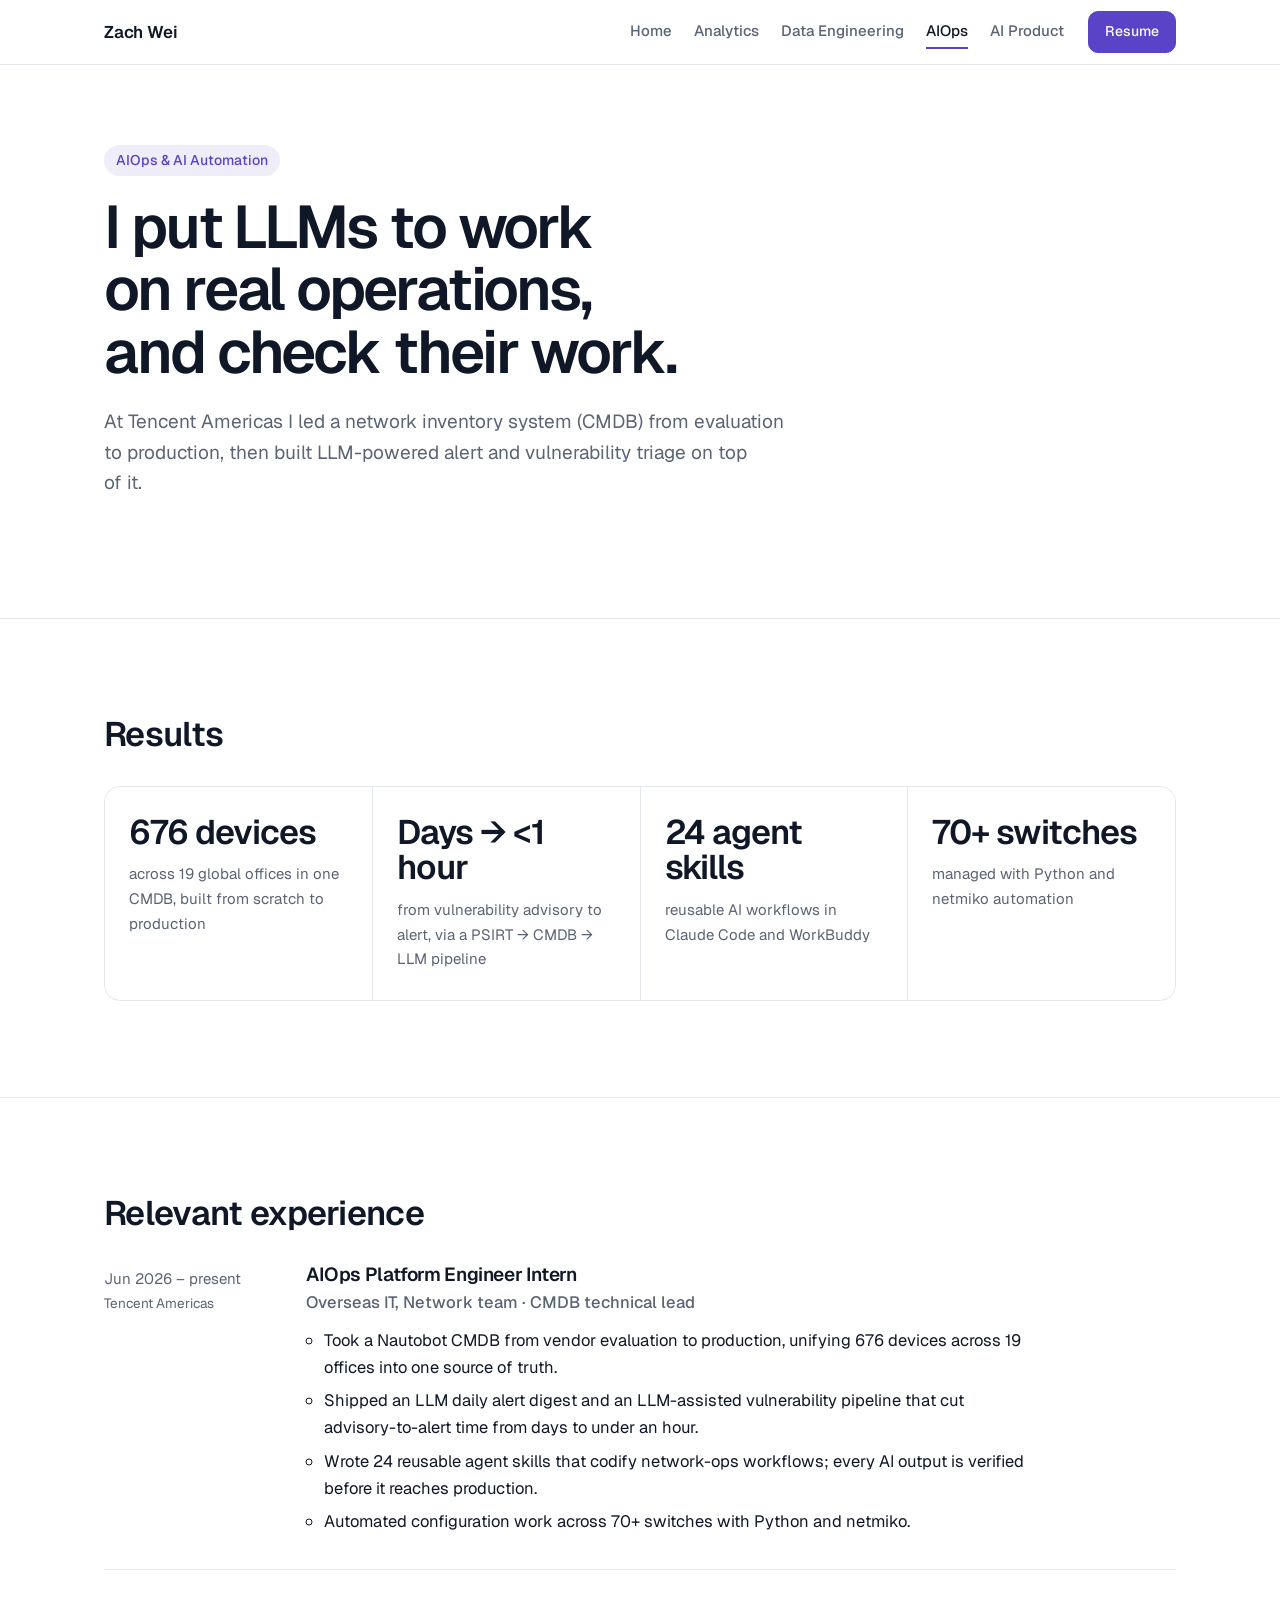
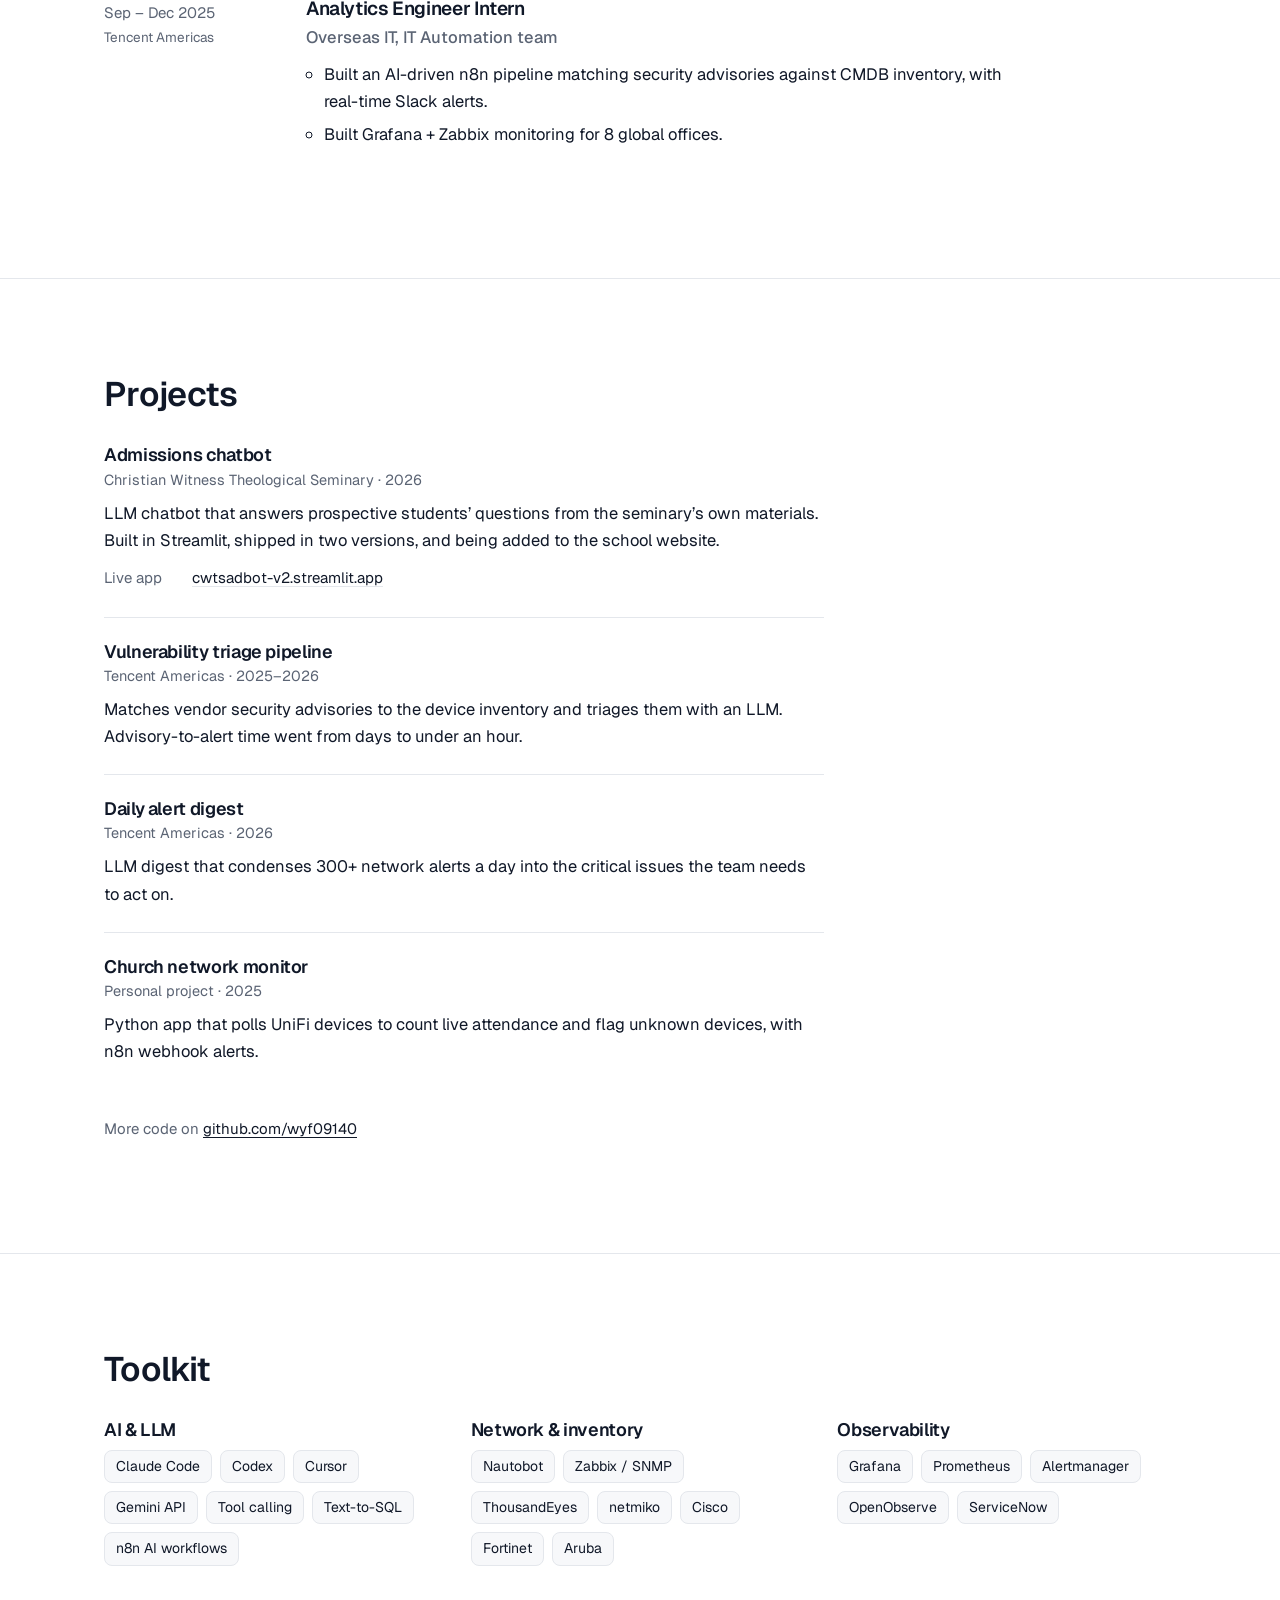
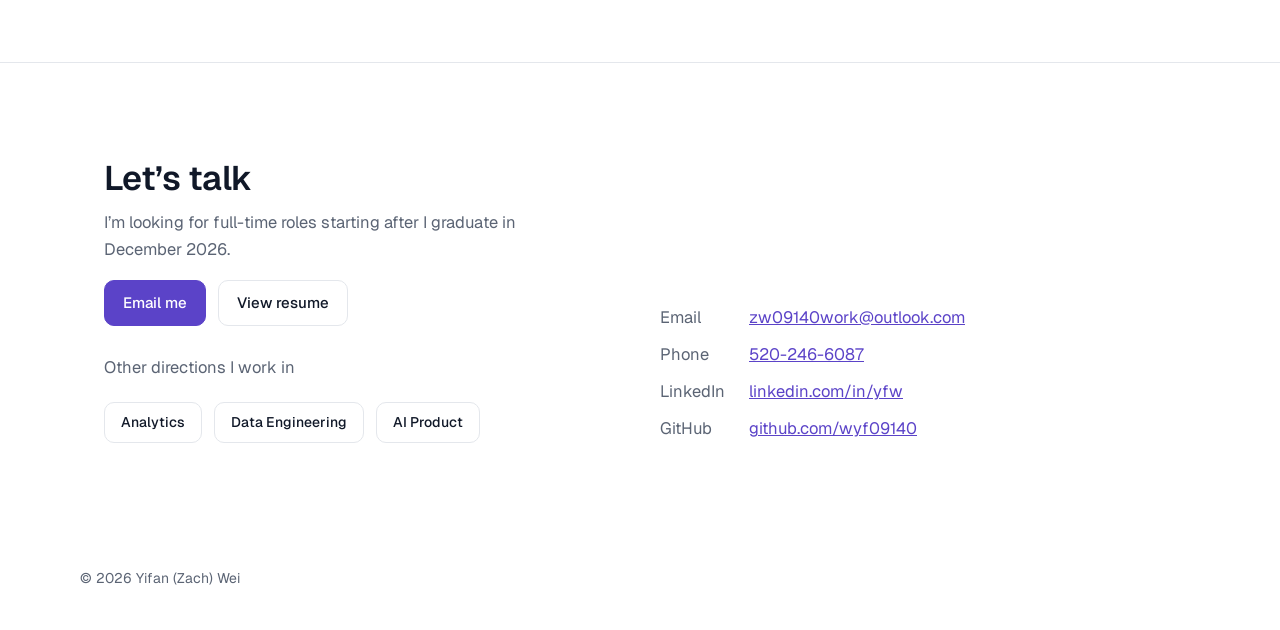
<file: aiops.html>
<!doctype html>
<html lang="en">
<head>
<meta charset="utf-8">
<meta name="viewport" content="width=device-width, initial-scale=1, viewport-fit=cover">
<link rel="icon" href="data:image/svg+xml,<svg xmlns=%27http://www.w3.org/2000/svg%27 viewBox=%270 0 100 100%27><text y=%27.9em%27 font-size=%2790%27>🛰️</text></svg>">
<link rel="preconnect" href="https://fonts.googleapis.com"><link rel="preconnect" href="https://fonts.gstatic.com" crossorigin>
<link href="https://fonts.googleapis.com/css2?family=Geist:wght@400;500;600&display=swap" rel="stylesheet">
<link rel="stylesheet" href="style.css">
<title>AIOps & AI Automation — Zach Wei</title>
</head>
<body data-track="aiops">
<main>
  <section class="track-hero">
    <div class="wrap">
      <p class="kicker">AIOps & AI Automation</p>
      <h1>I put LLMs to work on real operations, and check their work.</h1>
      <p class="lede">At Tencent Americas I led a network inventory system (CMDB) from evaluation to production, then built LLM-powered alert and vulnerability triage on top of it.</p>
    </div>
  </section>

  <section>
    <div class="wrap">
      <h2>Results</h2>
      <div class="stats">
        <div class="stat"><b>676 devices</b><p>across 19 global offices in one CMDB, built from scratch to production</p></div>
        <div class="stat"><b>Days → &lt;1 hour</b><p>from vulnerability advisory to alert, via a PSIRT → CMDB → LLM pipeline</p></div>
        <div class="stat"><b>24 agent skills</b><p>reusable AI workflows in Claude Code and WorkBuddy</p></div>
        <div class="stat"><b>70+ switches</b><p>managed with Python and netmiko automation</p></div>
      </div>
    </div>
  </section>

  <section>
    <div class="wrap">
      <h2>Relevant experience</h2>
      <ol class="timeline">
        <li><div class="when">Jun 2026 – present<small>Tencent Americas</small></div><div><h3>AIOps Platform Engineer Intern</h3><p class="org">Overseas IT, Network team · CMDB technical lead</p><ul>
          <li>Took a Nautobot CMDB from vendor evaluation to production, unifying 676 devices across 19 offices into one source of truth.</li>
          <li>Shipped an LLM daily alert digest and an LLM-assisted vulnerability pipeline that cut advisory-to-alert time from days to under an hour.</li>
          <li>Wrote 24 reusable agent skills that codify network-ops workflows; every AI output is verified before it reaches production.</li>
          <li>Automated configuration work across 70+ switches with Python and netmiko.</li></ul></div></li>
        <li><div class="when">Sep – Dec 2025<small>Tencent Americas</small></div><div><h3>Analytics Engineer Intern</h3><p class="org">Overseas IT, IT Automation team</p><ul>
          <li>Built an AI-driven n8n pipeline matching security advisories against CMDB inventory, with real-time Slack alerts.</li>
          <li>Built Grafana + Zabbix monitoring for 8 global offices.</li></ul></div></li>
      </ol>
    </div>
  </section>

  <section>
    <div class="wrap">
      <h2>Projects</h2>
      <ul class="plist">
        <li>
          <h3>Admissions chatbot</h3>
          <p class="meta">Christian Witness Theological Seminary · 2026</p>
          <p>LLM chatbot that answers prospective students’ questions from the seminary’s own materials. Built in Streamlit, shipped in two versions, and being added to the school website.</p>
          <ul class="plinks"><li><span>Live app</span><a href="https://cwtsadbot-v2.streamlit.app" target="_blank" rel="noopener">cwtsadbot-v2.streamlit.app</a></li></ul>
        </li>
        <li>
          <h3>Vulnerability triage pipeline</h3>
          <p class="meta">Tencent Americas · 2025–2026</p>
          <p>Matches vendor security advisories to the device inventory and triages them with an LLM. Advisory-to-alert time went from days to under an hour.</p>
        </li>
        <li>
          <h3>Daily alert digest</h3>
          <p class="meta">Tencent Americas · 2026</p>
          <p>LLM digest that condenses 300+ network alerts a day into the critical issues the team needs to act on.</p>
        </li>
        <li>
          <h3>Church network monitor</h3>
          <p class="meta">Personal project · 2025</p>
          <p>Python app that polls UniFi devices to count live attendance and flag unknown devices, with n8n webhook alerts.</p>
        </li>
      </ul>
      <p class="more">More code on <a href="https://github.com/wyf09140" target="_blank" rel="noopener">github.com/wyf09140</a></p>
    </div>
  </section>

  <section>
    <div class="wrap">
      <h2>Toolkit</h2>
      <div class="tools">
        <div><h3>AI & LLM</h3><ul class="chips"><li>Claude Code</li><li>Codex</li><li>Cursor</li><li>Gemini API</li><li>Tool calling</li><li>Text-to-SQL</li><li>n8n AI workflows</li></ul></div>
        <div><h3>Network & inventory</h3><ul class="chips"><li>Nautobot</li><li>Zabbix / SNMP</li><li>ThousandEyes</li><li>netmiko</li><li>Cisco</li><li>Fortinet</li><li>Aruba</li></ul></div>
        <div><h3>Observability</h3><ul class="chips"><li>Grafana</li><li>Prometheus</li><li>Alertmanager</li><li>OpenObserve</li><li>ServiceNow</li></ul></div>
      </div>
    </div>
  </section>

  <div id="contact-slot"></div>
</main>
<script src="site.js"></script>
</body>
</html>
</file>
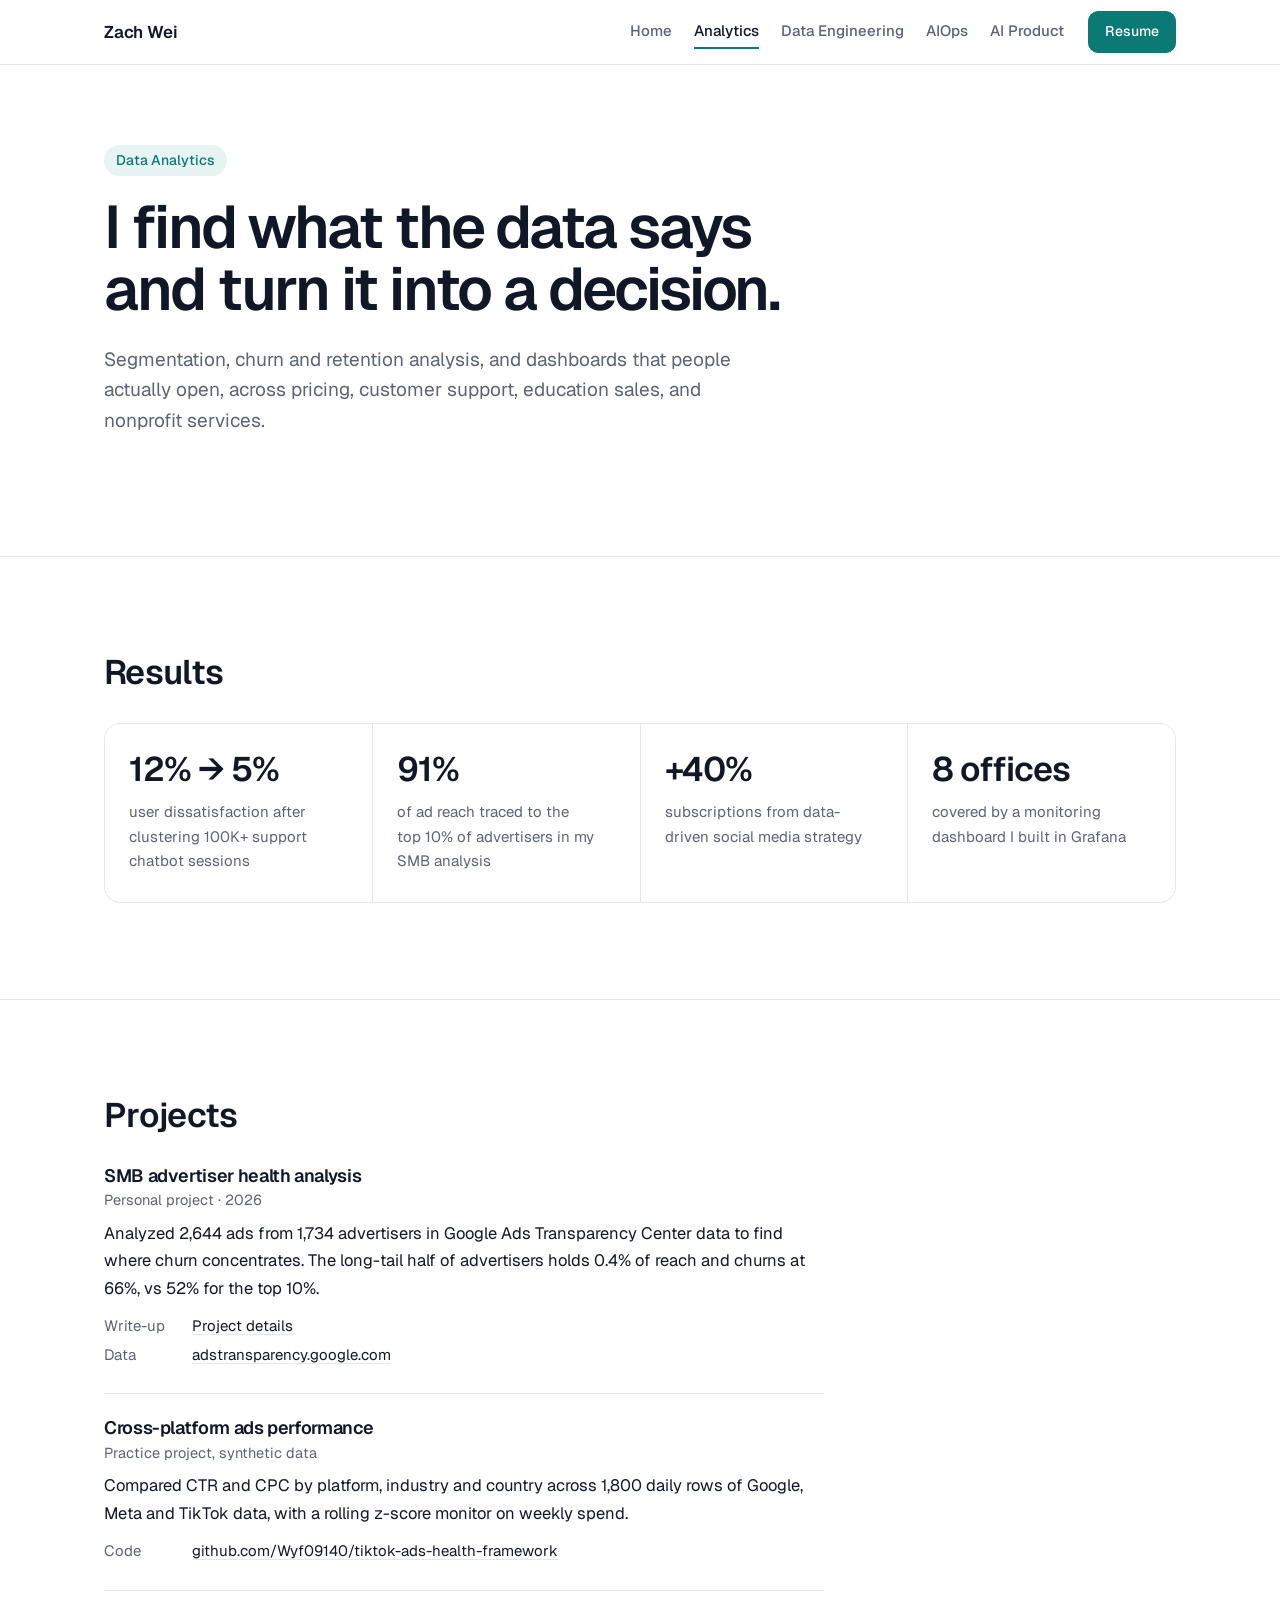
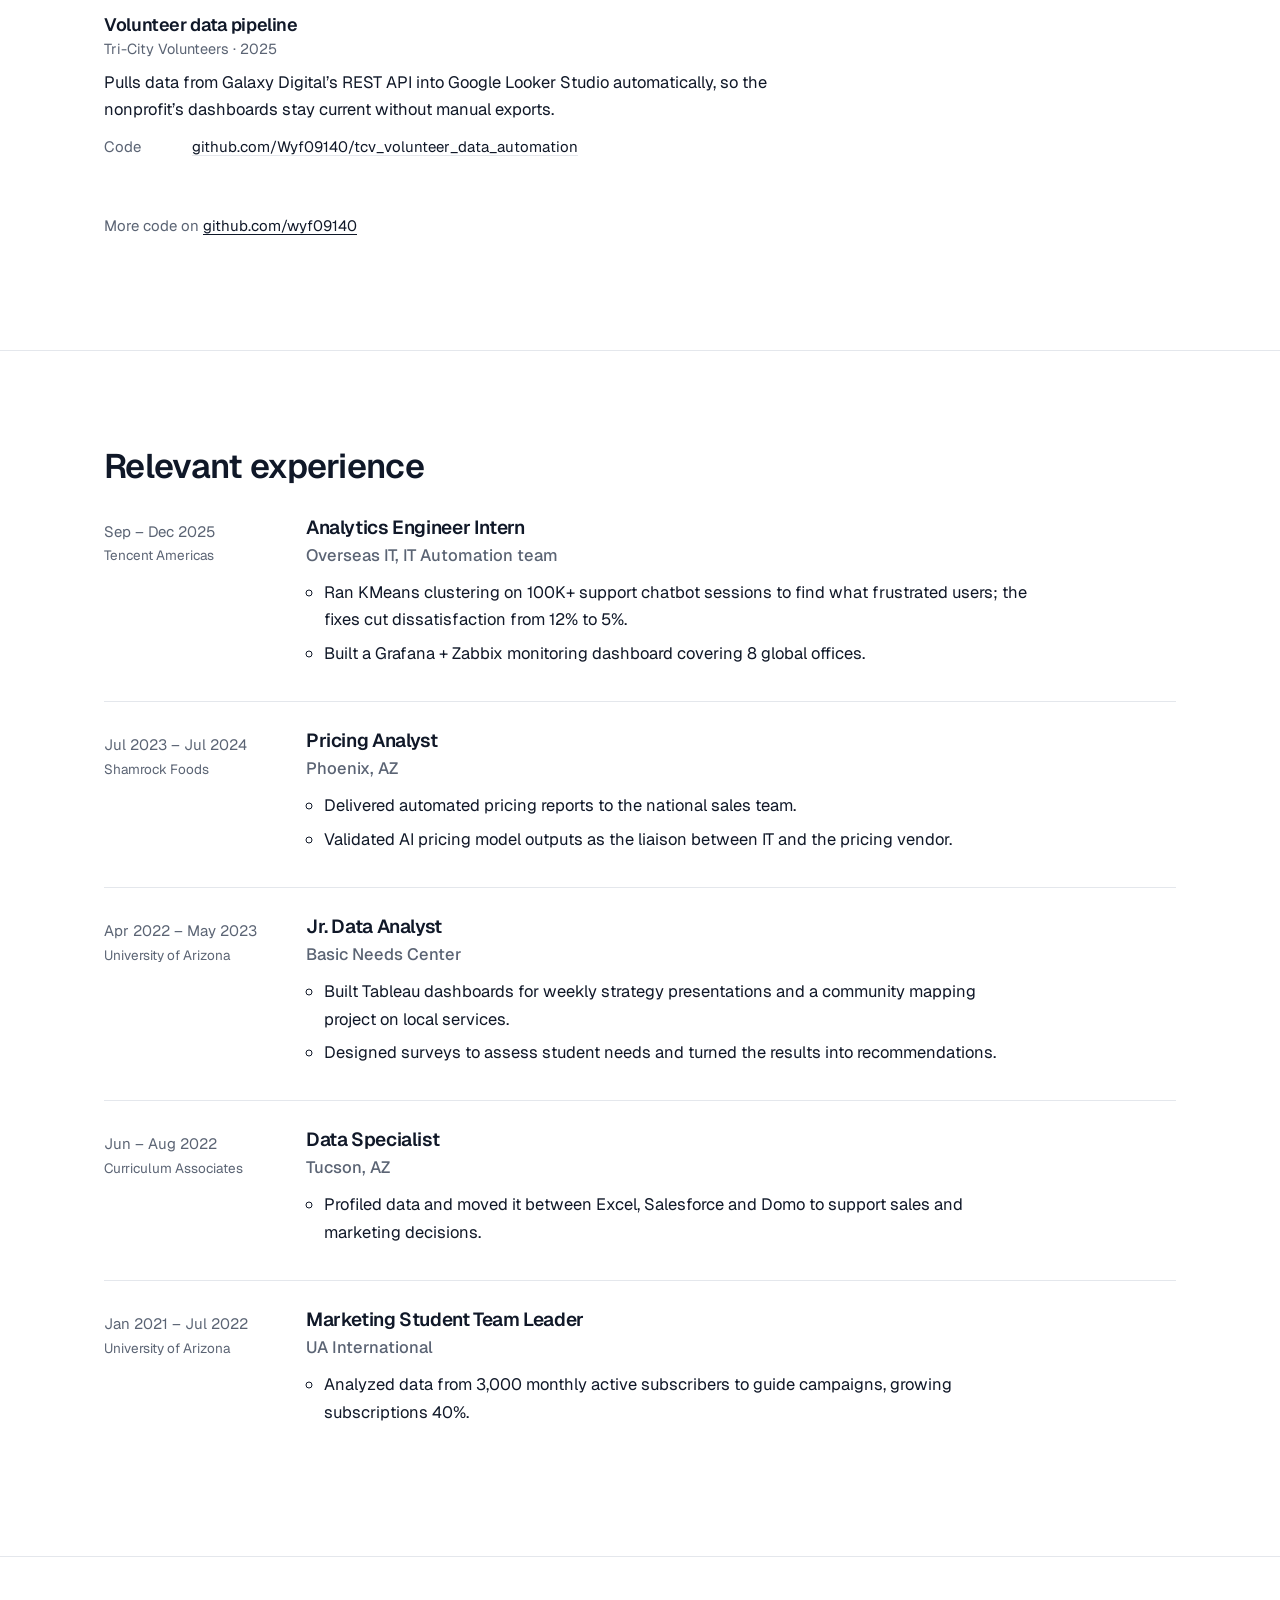
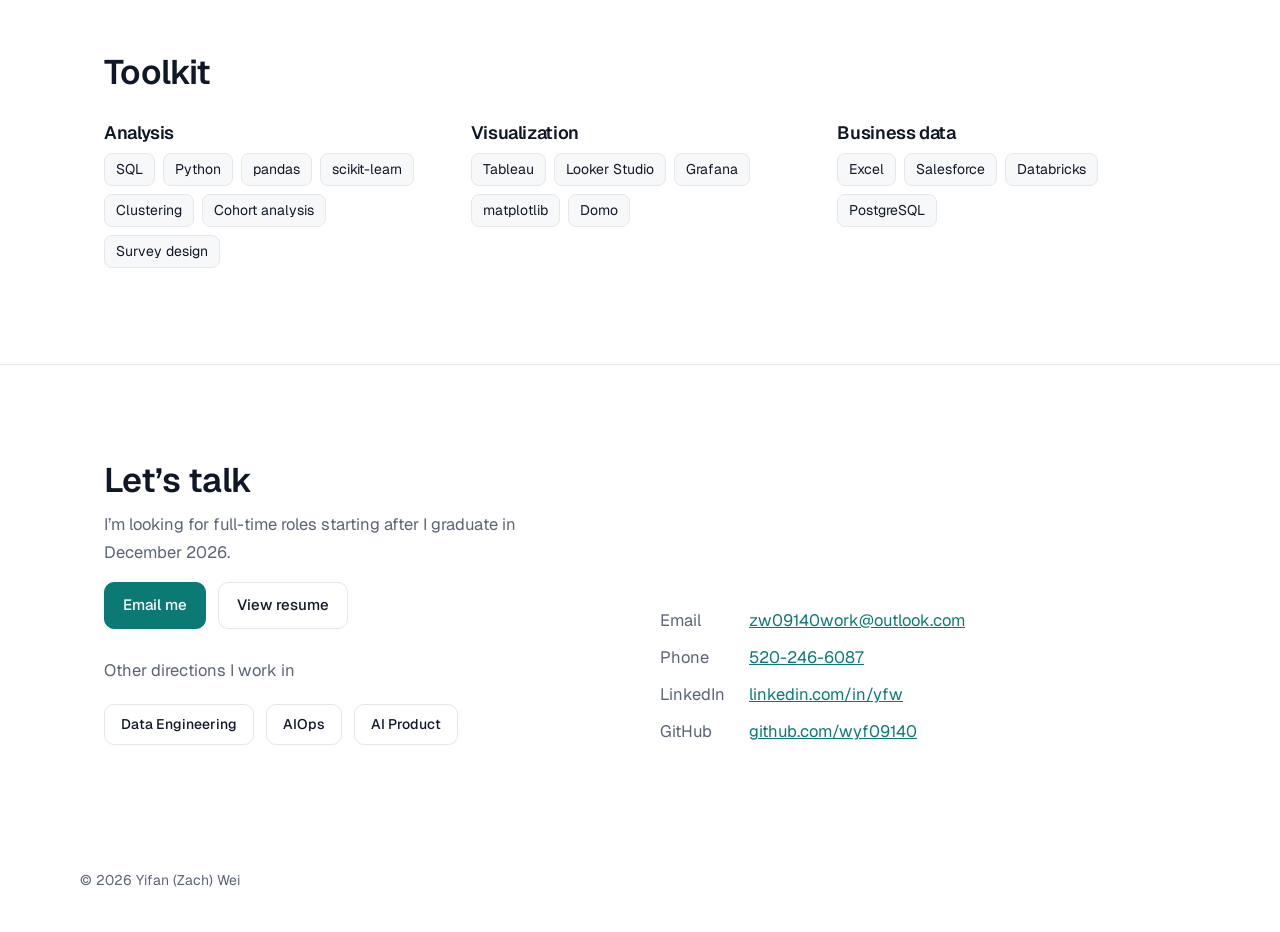
<file: analytics.html>
<!doctype html>
<html lang="en">
<head>
<meta charset="utf-8">
<meta name="viewport" content="width=device-width, initial-scale=1, viewport-fit=cover">
<link rel="icon" href="data:image/svg+xml,<svg xmlns=%27http://www.w3.org/2000/svg%27 viewBox=%270 0 100 100%27><text y=%27.9em%27 font-size=%2790%27>🛰️</text></svg>">
<link rel="preconnect" href="https://fonts.googleapis.com"><link rel="preconnect" href="https://fonts.gstatic.com" crossorigin>
<link href="https://fonts.googleapis.com/css2?family=Geist:wght@400;500;600&display=swap" rel="stylesheet">
<link rel="stylesheet" href="style.css">
<title>Data Analytics — Zach Wei</title>
</head>
<body data-track="analytics">
<main>
  <section class="track-hero">
    <div class="wrap">
      <p class="kicker">Data Analytics</p>
      <h1>I find what the data says and turn it into a decision.</h1>
      <p class="lede">Segmentation, churn and retention analysis, and dashboards that people actually open, across pricing, customer support, education sales, and nonprofit services.</p>
    </div>
  </section>

  <section>
    <div class="wrap">
      <h2>Results</h2>
      <div class="stats">
        <div class="stat"><b>12% → 5%</b><p>user dissatisfaction after clustering 100K+ support chatbot sessions</p></div>
        <div class="stat"><b>91%</b><p>of ad reach traced to the top 10% of advertisers in my SMB analysis</p></div>
        <div class="stat"><b>+40%</b><p>subscriptions from data-driven social media strategy</p></div>
        <div class="stat"><b>8 offices</b><p>covered by a monitoring dashboard I built in Grafana</p></div>
      </div>
    </div>
  </section>

  <section>
    <div class="wrap">
      <h2>Projects</h2>
      <ul class="plist">
        <li>
          <h3>SMB advertiser health analysis</h3>
          <p class="meta">Personal project · 2026</p>
          <p>Analyzed 2,644 ads from 1,734 advertisers in Google Ads Transparency Center data to find where churn concentrates. The long-tail half of advertisers holds 0.4% of reach and churns at 66%, vs 52% for the top 10%.</p>
          <ul class="plinks"><li><span>Write-up</span><a href="advertiser-health.html">Project details</a></li><li><span>Data</span><a href="https://adstransparency.google.com" target="_blank" rel="noopener">adstransparency.google.com</a></li></ul>
        </li>
        <li>
          <h3>Cross-platform ads performance</h3>
          <p class="meta">Practice project, synthetic data</p>
          <p>Compared CTR and CPC by platform, industry and country across 1,800 daily rows of Google, Meta and TikTok data, with a rolling z-score monitor on weekly spend.</p>
          <ul class="plinks"><li><span>Code</span><a href="https://github.com/Wyf09140/tiktok-ads-health-framework" target="_blank" rel="noopener">github.com/Wyf09140/tiktok-ads-health-framework</a></li></ul>
        </li>
        <li>
          <h3>Volunteer data pipeline</h3>
          <p class="meta">Tri-City Volunteers · 2025</p>
          <p>Pulls data from Galaxy Digital’s REST API into Google Looker Studio automatically, so the nonprofit’s dashboards stay current without manual exports.</p>
          <ul class="plinks"><li><span>Code</span><a href="https://github.com/Wyf09140/tcv_volunteer_data_automation" target="_blank" rel="noopener">github.com/Wyf09140/tcv_volunteer_data_automation</a></li></ul>
        </li>
      </ul>
      <p class="more">More code on <a href="https://github.com/wyf09140" target="_blank" rel="noopener">github.com/wyf09140</a></p>
    </div>
  </section>

  <section>
    <div class="wrap">
      <h2>Relevant experience</h2>
      <ol class="timeline">
        <li><div class="when">Sep – Dec 2025<small>Tencent Americas</small></div><div><h3>Analytics Engineer Intern</h3><p class="org">Overseas IT, IT Automation team</p><ul>
          <li>Ran KMeans clustering on 100K+ support chatbot sessions to find what frustrated users; the fixes cut dissatisfaction from 12% to 5%.</li>
          <li>Built a Grafana + Zabbix monitoring dashboard covering 8 global offices.</li></ul></div></li>
        <li><div class="when">Jul 2023 – Jul 2024<small>Shamrock Foods</small></div><div><h3>Pricing Analyst</h3><p class="org">Phoenix, AZ</p><ul>
          <li>Delivered automated pricing reports to the national sales team.</li>
          <li>Validated AI pricing model outputs as the liaison between IT and the pricing vendor.</li></ul></div></li>
        <li><div class="when">Apr 2022 – May 2023<small>University of Arizona</small></div><div><h3>Jr. Data Analyst</h3><p class="org">Basic Needs Center</p><ul>
          <li>Built Tableau dashboards for weekly strategy presentations and a community mapping project on local services.</li>
          <li>Designed surveys to assess student needs and turned the results into recommendations.</li></ul></div></li>
        <li><div class="when">Jun – Aug 2022<small>Curriculum Associates</small></div><div><h3>Data Specialist</h3><p class="org">Tucson, AZ</p><ul>
          <li>Profiled data and moved it between Excel, Salesforce and Domo to support sales and marketing decisions.</li></ul></div></li>
        <li><div class="when">Jan 2021 – Jul 2022<small>University of Arizona</small></div><div><h3>Marketing Student Team Leader</h3><p class="org">UA International</p><ul>
          <li>Analyzed data from 3,000 monthly active subscribers to guide campaigns, growing subscriptions 40%.</li></ul></div></li>
      </ol>
    </div>
  </section>

  <section>
    <div class="wrap">
      <h2>Toolkit</h2>
      <div class="tools">
        <div><h3>Analysis</h3><ul class="chips"><li>SQL</li><li>Python</li><li>pandas</li><li>scikit-learn</li><li>Clustering</li><li>Cohort analysis</li><li>Survey design</li></ul></div>
        <div><h3>Visualization</h3><ul class="chips"><li>Tableau</li><li>Looker Studio</li><li>Grafana</li><li>matplotlib</li><li>Domo</li></ul></div>
        <div><h3>Business data</h3><ul class="chips"><li>Excel</li><li>Salesforce</li><li>Databricks</li><li>PostgreSQL</li></ul></div>
      </div>
    </div>
  </section>

  <div id="contact-slot"></div>
</main>
<script src="site.js"></script>
</body>
</html>
</file>
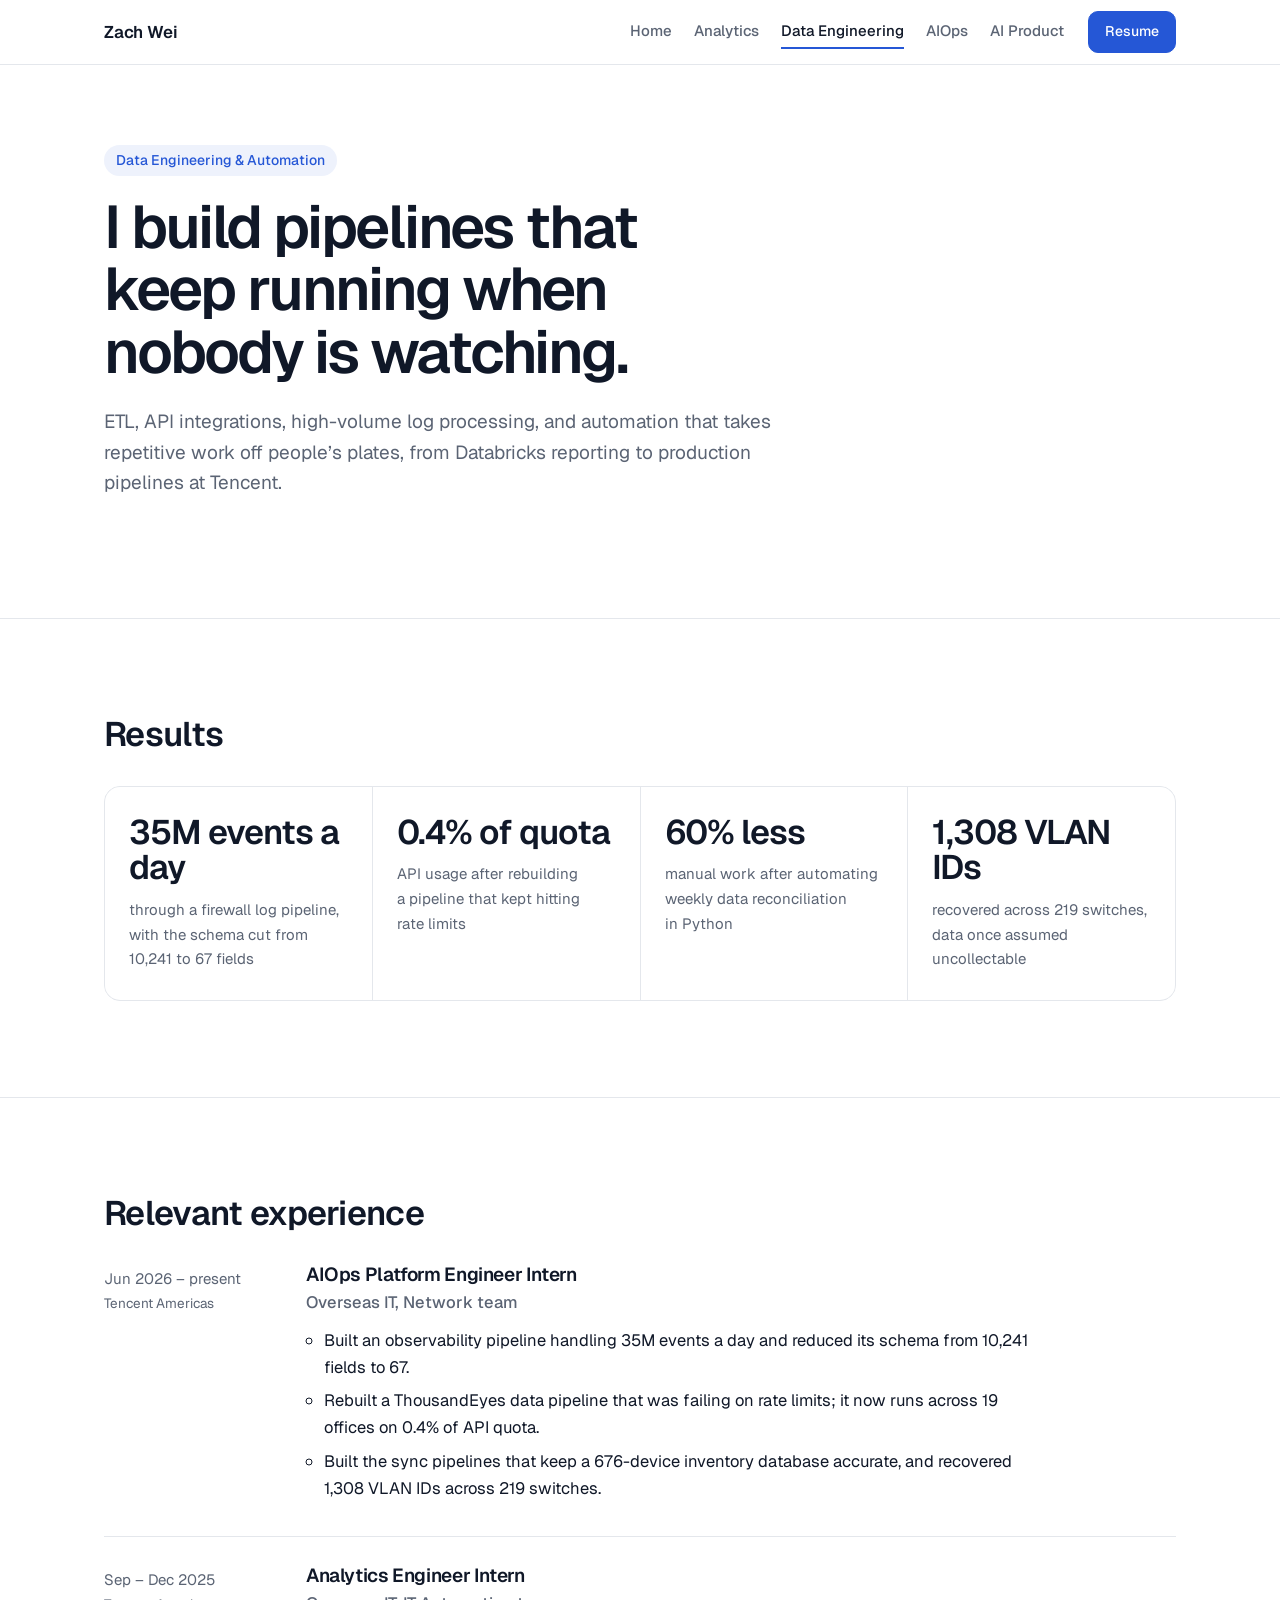
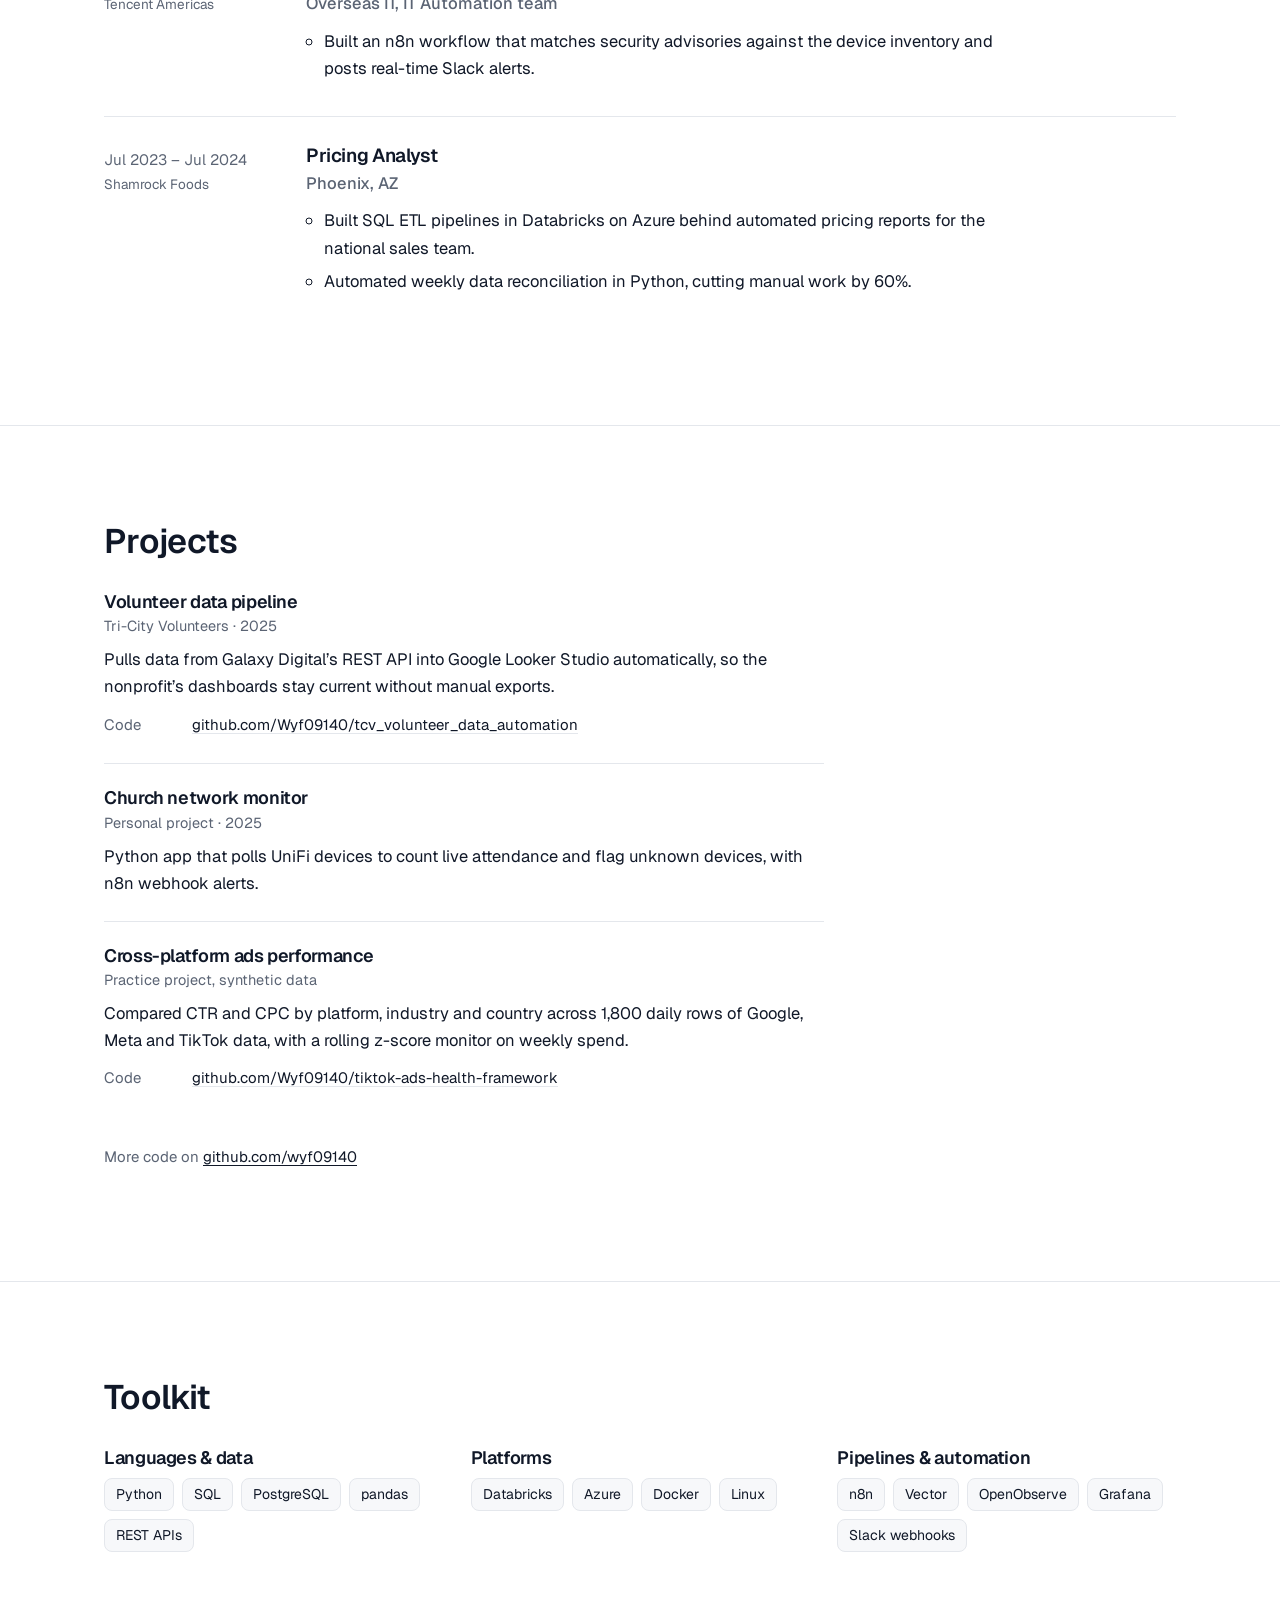
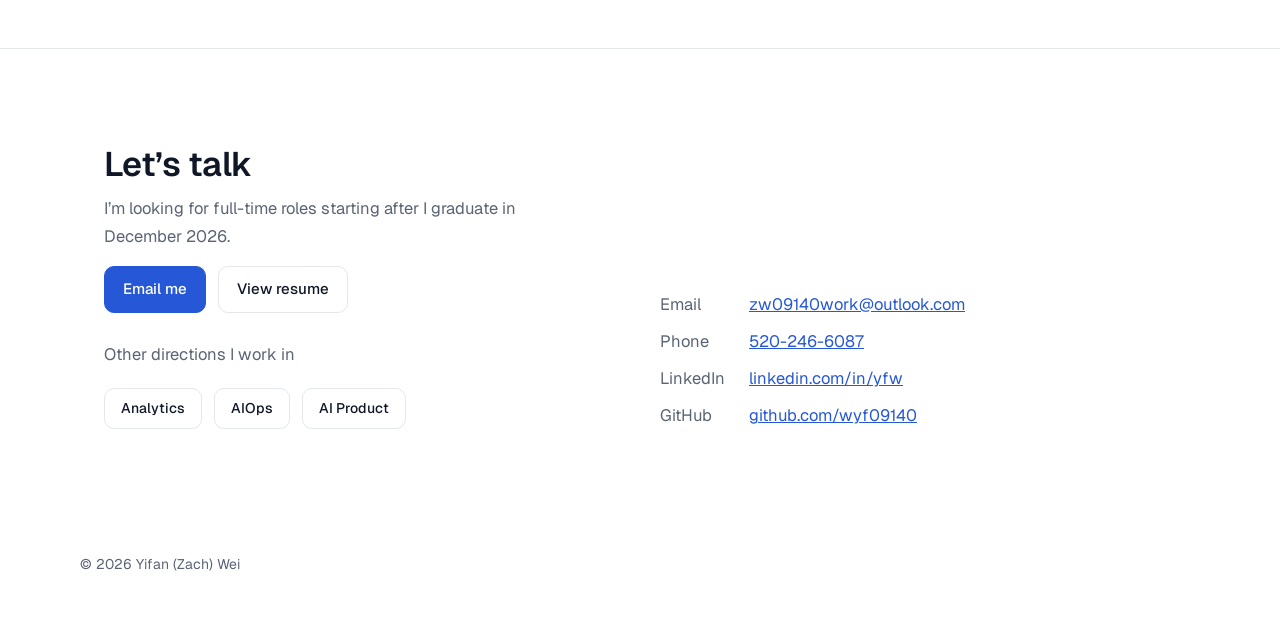
<file: engineering.html>
<!doctype html>
<html lang="en">
<head>
<meta charset="utf-8">
<meta name="viewport" content="width=device-width, initial-scale=1, viewport-fit=cover">
<link rel="icon" href="data:image/svg+xml,<svg xmlns=%27http://www.w3.org/2000/svg%27 viewBox=%270 0 100 100%27><text y=%27.9em%27 font-size=%2790%27>🛰️</text></svg>">
<link rel="preconnect" href="https://fonts.googleapis.com"><link rel="preconnect" href="https://fonts.gstatic.com" crossorigin>
<link href="https://fonts.googleapis.com/css2?family=Geist:wght@400;500;600&display=swap" rel="stylesheet">
<link rel="stylesheet" href="style.css">
<title>Data Engineering & Automation — Zach Wei</title>
</head>
<body data-track="engineering">
<main>
  <section class="track-hero">
    <div class="wrap">
      <p class="kicker">Data Engineering & Automation</p>
      <h1>I build pipelines that keep running when nobody is watching.</h1>
      <p class="lede">ETL, API integrations, high-volume log processing, and automation that takes repetitive work off people’s plates, from Databricks reporting to production pipelines at Tencent.</p>
    </div>
  </section>

  <section>
    <div class="wrap">
      <h2>Results</h2>
      <div class="stats">
        <div class="stat"><b>35M events a day</b><p>through a firewall log pipeline, with the schema cut from 10,241 to 67 fields</p></div>
        <div class="stat"><b>0.4% of quota</b><p>API usage after rebuilding a pipeline that kept hitting rate limits</p></div>
        <div class="stat"><b>60% less</b><p>manual work after automating weekly data reconciliation in Python</p></div>
        <div class="stat"><b>1,308 VLAN IDs</b><p>recovered across 219 switches, data once assumed uncollectable</p></div>
      </div>
    </div>
  </section>

  <section>
    <div class="wrap">
      <h2>Relevant experience</h2>
      <ol class="timeline">
        <li><div class="when">Jun 2026 – present<small>Tencent Americas</small></div><div><h3>AIOps Platform Engineer Intern</h3><p class="org">Overseas IT, Network team</p><ul>
          <li>Built an observability pipeline handling 35M events a day and reduced its schema from 10,241 fields to 67.</li>
          <li>Rebuilt a ThousandEyes data pipeline that was failing on rate limits; it now runs across 19 offices on 0.4% of API quota.</li>
          <li>Built the sync pipelines that keep a 676-device inventory database accurate, and recovered 1,308 VLAN IDs across 219 switches.</li></ul></div></li>
        <li><div class="when">Sep – Dec 2025<small>Tencent Americas</small></div><div><h3>Analytics Engineer Intern</h3><p class="org">Overseas IT, IT Automation team</p><ul>
          <li>Built an n8n workflow that matches security advisories against the device inventory and posts real-time Slack alerts.</li></ul></div></li>
        <li><div class="when">Jul 2023 – Jul 2024<small>Shamrock Foods</small></div><div><h3>Pricing Analyst</h3><p class="org">Phoenix, AZ</p><ul>
          <li>Built SQL ETL pipelines in Databricks on Azure behind automated pricing reports for the national sales team.</li>
          <li>Automated weekly data reconciliation in Python, cutting manual work by 60%.</li></ul></div></li>
      </ol>
    </div>
  </section>

  <section>
    <div class="wrap">
      <h2>Projects</h2>
      <ul class="plist">
        <li>
          <h3>Volunteer data pipeline</h3>
          <p class="meta">Tri-City Volunteers · 2025</p>
          <p>Pulls data from Galaxy Digital’s REST API into Google Looker Studio automatically, so the nonprofit’s dashboards stay current without manual exports.</p>
          <ul class="plinks"><li><span>Code</span><a href="https://github.com/Wyf09140/tcv_volunteer_data_automation" target="_blank" rel="noopener">github.com/Wyf09140/tcv_volunteer_data_automation</a></li></ul>
        </li>
        <li>
          <h3>Church network monitor</h3>
          <p class="meta">Personal project · 2025</p>
          <p>Python app that polls UniFi devices to count live attendance and flag unknown devices, with n8n webhook alerts.</p>
        </li>
        <li>
          <h3>Cross-platform ads performance</h3>
          <p class="meta">Practice project, synthetic data</p>
          <p>Compared CTR and CPC by platform, industry and country across 1,800 daily rows of Google, Meta and TikTok data, with a rolling z-score monitor on weekly spend.</p>
          <ul class="plinks"><li><span>Code</span><a href="https://github.com/Wyf09140/tiktok-ads-health-framework" target="_blank" rel="noopener">github.com/Wyf09140/tiktok-ads-health-framework</a></li></ul>
        </li>
      </ul>
      <p class="more">More code on <a href="https://github.com/wyf09140" target="_blank" rel="noopener">github.com/wyf09140</a></p>
    </div>
  </section>

  <section>
    <div class="wrap">
      <h2>Toolkit</h2>
      <div class="tools">
        <div><h3>Languages & data</h3><ul class="chips"><li>Python</li><li>SQL</li><li>PostgreSQL</li><li>pandas</li><li>REST APIs</li></ul></div>
        <div><h3>Platforms</h3><ul class="chips"><li>Databricks</li><li>Azure</li><li>Docker</li><li>Linux</li></ul></div>
        <div><h3>Pipelines & automation</h3><ul class="chips"><li>n8n</li><li>Vector</li><li>OpenObserve</li><li>Grafana</li><li>Slack webhooks</li></ul></div>
      </div>
    </div>
  </section>

  <div id="contact-slot"></div>
</main>
<script src="site.js"></script>
</body>
</html>
</file>
<file: style.css>
:root{
  --bg:#FFFFFF; --surface:#F7F8FA; --ink:#101828; --muted:#5B6474; --line:#E4E7EC;
  --accent:#2557D6; --accent-ink:#FFFFFF; --soft:#EEF2FC;
  --display:"Geist","Inter","Segoe UI",system-ui,sans-serif;
  --body:"Geist","Inter","Segoe UI",system-ui,sans-serif;
  --wrap:1120px; color-scheme:light; box-sizing:border-box;
  padding-top:env(safe-area-inset-top,0px); padding-bottom:env(safe-area-inset-bottom,0px);
}
body[data-track="analytics"]{--accent:#0B7A74; --soft:#E8F4F3}
body[data-track="aiops"]{--accent:#5B43C8; --soft:#F0EDFB}
body[data-track="aipm"]{--accent:#B0520F; --soft:#FBF0E8}
@media (prefers-color-scheme:dark){
  :root{--bg:#0B0F17; --surface:#131A26; --ink:#ECEFF4; --muted:#9AA3B2; --line:#232C3B; --accent:#7EA6FF; --accent-ink:#0E1729; --soft:#18233A; color-scheme:dark}
  body[data-track="analytics"]{--accent:#5FD0C8; --soft:#16343A}
  body[data-track="aiops"]{--accent:#B3A1FF; --soft:#2A2550}
  body[data-track="aipm"]{--accent:#F2A66B; --soft:#3A2A1E}
}
*,*::before,*::after{box-sizing:inherit}
html{scroll-behavior:smooth; scroll-padding-top:calc(72px + env(safe-area-inset-top,0px))}
body{margin:0; background:var(--bg); color:var(--ink); font:400 16.5px/1.65 var(--body); -webkit-font-smoothing:antialiased}
img{max-width:100%; display:block}
a{color:var(--accent)}
:focus-visible{outline:3px solid var(--accent); outline-offset:3px; border-radius:4px}
.wrap{max-width:var(--wrap); margin:0 auto; padding:0 24px}
h1,h2,h3{font-family:var(--display); line-height:1.12; margin:0; letter-spacing:-.02em; font-weight:600}
h2{font-size:clamp(26px,3.2vw,34px); font-weight:600; margin-bottom:32px}
h3{font-size:19px; font-weight:600}
p{margin:0 0 1em}
section{padding:96px 0; border-top:1px solid var(--line)}
.muted{color:var(--muted)}

/* header */
body::before{content:""; position:fixed; inset:0 0 auto; height:env(safe-area-inset-top,0px); z-index:10; background:var(--bg)}
header{position:sticky; top:env(safe-area-inset-top,0px); z-index:9; background:color-mix(in srgb,var(--bg) 88%,transparent); backdrop-filter:blur(10px); border-bottom:1px solid var(--line)}
header .wrap{display:flex; align-items:center; gap:24px; height:64px}
.brand{font:600 17px var(--display); letter-spacing:-.01em; color:var(--ink); text-decoration:none; margin-right:auto}
nav{display:flex; gap:22px}
nav a{color:var(--muted); text-decoration:none; font-size:15px; font-weight:500; padding:4px 0; border-bottom:2px solid transparent}
nav a:hover{color:var(--ink)}
nav a[aria-current="page"]{color:var(--ink); border-bottom-color:var(--accent)}
.btn{display:inline-flex; align-items:center; padding:10px 18px; border-radius:10px; font-weight:500; font-size:15px; text-decoration:none; border:1.5px solid var(--accent); background:var(--accent); color:var(--accent-ink)}
.btn.ghost{background:var(--bg); color:var(--ink); border-color:var(--line)}
.btn.ghost:hover{border-color:var(--ink)}
.btn.sm{padding:8px 16px; font-size:14px}
.cta{display:flex; flex-wrap:wrap; gap:12px}
@media (max-width:1100px){ nav{display:none} }
.mobile-nav{display:none; gap:8px; overflow-x:auto; padding:10px 24px; border-bottom:1px solid var(--line)}
.mobile-nav a{flex:none; padding:6px 14px; border:1px solid var(--line); border-radius:999px; color:var(--ink); text-decoration:none; font-size:14px}
.mobile-nav a[aria-current="page"]{background:var(--accent); border-color:var(--accent); color:var(--accent-ink)}
@media (max-width:1100px){ .mobile-nav{display:flex} }

/* home hero */
.hero{padding:72px 0 88px; border-top:0}
.hero-grid{display:grid; grid-template-columns:1.3fr .7fr; gap:56px; align-items:center}
.hero h1{font-size:clamp(48px,7vw,88px); font-weight:600; letter-spacing:-.045em; line-height:.95; margin-bottom:28px}
.hero .sub{font:500 clamp(19px,2vw,23px)/1.4 var(--display); letter-spacing:-.01em; margin-bottom:18px; max-width:28em}
.lede{font-size:19px; line-height:1.6; max-width:36em; margin-bottom:32px; color:var(--muted)}
.portrait{aspect-ratio:4/5; border-radius:20px; overflow:hidden; background:var(--line)}
.portrait img{width:100%; height:100%; object-fit:cover; object-position:50% 30%}
@media (max-width:860px){ .hero-grid{grid-template-columns:1fr} .portrait{max-width:340px; aspect-ratio:1} }

/* direction cards */
.paths{display:grid; grid-template-columns:repeat(2,1fr); gap:20px}
.path{display:flex; flex-direction:column; padding:28px; border-radius:16px; background:var(--surface); border:1px solid var(--line); color:var(--ink); text-decoration:none; transition:border-color .15s}
.path:hover{border-color:var(--accent)}
.path h3{font-size:21px; margin-bottom:10px}
.path p{color:var(--muted); margin-bottom:24px}
.path .proof{margin-top:auto; padding-top:18px; border-top:1px solid var(--line)}
.path .proof b{display:block; font:600 26px/1 var(--display); letter-spacing:-.02em; color:var(--accent); margin-bottom:6px}
.path .proof span{font-size:14.5px; color:var(--muted)}
.path .go{margin-top:18px; font-weight:600; color:var(--accent)}
.path.analytics{--accent:#0E7C78}
.path.aiops{--accent:#6447C9}
.path.aipm{--accent:#B4530F}
@media (prefers-color-scheme:dark){ .path.analytics{--accent:#5FD0C8} .path.aiops{--accent:#B3A1FF} .path.aipm{--accent:#F2A66B} }
@media (max-width:860px){ .paths{grid-template-columns:1fr} }

/* about */
.about{display:grid; grid-template-columns:repeat(4,1fr); gap:28px}
.about .pic{border-radius:12px; overflow:hidden; aspect-ratio:4/3; background:var(--line); margin-bottom:16px}
.about .pic img{width:100%; height:100%; object-fit:cover}
.about h3{font-size:18px; margin-bottom:8px}
.about p{color:var(--muted); font-size:15.5px}
@media (max-width:900px){ .about{grid-template-columns:1fr 1fr} }
@media (max-width:520px){ .about{grid-template-columns:1fr} }

/* compact experience */
.glance{list-style:none; margin:0; padding:0}
.glance li{display:grid; grid-template-columns:170px 1fr auto; gap:24px; padding:16px 0; border-top:1px solid var(--line); align-items:baseline}
.glance li:first-child{border-top:0}
.glance .when{color:var(--muted); font-size:15px}
.glance .org{color:var(--muted)}
@media (max-width:640px){ .glance li{grid-template-columns:1fr; gap:2px} }

/* track hero */
.track-hero{padding:80px 0 88px; border-top:0}
.track-hero .kicker{display:inline-block; font-weight:500; font-size:14px; color:var(--accent); background:var(--soft); padding:4px 12px; border-radius:999px; margin-bottom:20px}
.track-hero h1{font-size:clamp(36px,5vw,60px); font-weight:600; letter-spacing:-.035em; line-height:1.04; max-width:14em; margin-bottom:24px}

/* stats */
.stats{display:grid; grid-template-columns:repeat(4,1fr); gap:1px; background:var(--line); border:1px solid var(--line); border-radius:16px; overflow:hidden}
.stat{background:var(--bg); padding:28px 24px}
.stat b{display:block; font:600 clamp(26px,2.8vw,34px)/1.05 var(--display); letter-spacing:-.03em; margin-bottom:12px}
.stat p{margin:0; color:var(--muted); font-size:15px}
@media (max-width:900px){ .stats{grid-template-columns:1fr 1fr} }
@media (max-width:480px){ .stats{grid-template-columns:1fr} }

/* timeline */
.timeline{list-style:none; margin:0; padding:0}
.timeline > li{display:grid; grid-template-columns:170px 1fr; gap:32px; padding:28px 0; border-top:1px solid var(--line)}
.timeline > li:first-child{border-top:0; padding-top:0}
.when small{display:block; font-size:13.5px; color:var(--muted)}
.timeline .when{color:var(--muted); font-size:15px; padding-top:3px}
.timeline .org{color:var(--muted); font-weight:500; margin:4px 0 10px}
.timeline ul{margin:0; padding-left:1.1em; max-width:44em}
.timeline ul li{margin-bottom:6px}
@media (max-width:640px){ .timeline > li{grid-template-columns:1fr; gap:6px} }

/* cases & projects */
.case{background:var(--surface); border:1px solid var(--line); border-radius:16px; padding:36px; margin-bottom:24px}
.case .src{color:var(--muted); font-size:15px; margin-bottom:24px}
.case-grid{display:grid; grid-template-columns:1fr 1fr; gap:28px 40px}
.case h4{font:700 16px var(--body); margin:0 0 8px}
.case ul{margin:0 0 1.2em; padding-left:1.1em}
.kpis{display:flex; flex-wrap:wrap; gap:36px; margin-bottom:28px}
.kpis b{display:block; font:600 30px/1 var(--display); letter-spacing:-.03em; color:var(--accent)}
.kpis span{color:var(--muted); font-size:14.5px}
.chart{max-width:460px}
.chart text{fill:var(--ink); font:500 13px var(--body)}
.chart .lbl{fill:var(--muted)}
.chart rect{fill:var(--line)}
.chart rect.hi{fill:var(--accent)}
.note{font-size:14.5px; color:var(--muted); border-top:1px solid var(--line); padding-top:16px; margin:8px 0 0}
.projects{display:grid; grid-template-columns:repeat(3,1fr); gap:20px}
.projects > *{display:block; padding:24px; border:1px solid var(--line); border-radius:14px; color:var(--ink); text-decoration:none; background:var(--surface)}
.projects a:hover{border-color:var(--accent)}
.projects h3{font-size:18px; margin-bottom:8px}
.projects .yr{color:var(--muted); font-size:14px; margin-bottom:8px; display:block}
.projects p{color:var(--muted); font-size:15.5px; margin:0}
@media (max-width:860px){ .case-grid,.projects{grid-template-columns:1fr} .case{padding:24px} }

/* toolkit */
.tools{display:grid; grid-template-columns:repeat(3,1fr); gap:28px}
.tools h3{font-size:18px; margin-bottom:10px}
.chips{display:flex; flex-wrap:wrap; gap:8px; list-style:none; margin:0; padding:0}
.chips li{padding:4px 11px; border-radius:8px; background:var(--surface); border:1px solid var(--line); font-size:14px}
@media (max-width:860px){ .tools{grid-template-columns:1fr} }

/* education */
.edu{display:grid; grid-template-columns:1fr 1fr; gap:28px}
.school{padding:26px 28px; border:1px solid var(--line); border-radius:14px; background:var(--surface)}
.school img{width:64px; height:64px; object-fit:contain; border-radius:14px; background:#fff; padding:6px}
.school .deg{font-weight:600; margin:6px 0 2px}
.school .meta{color:var(--muted); font-size:15px; margin:0}
@media (max-width:860px){ .edu{grid-template-columns:1fr} }

/* testimonials */
.quotes{display:grid; grid-template-columns:repeat(3,1fr); gap:36px}
blockquote{margin:0}
blockquote p{font:400 18px/1.55 var(--display); margin-bottom:16px}
blockquote footer{color:var(--muted); font-size:14.5px; line-height:1.45}
blockquote footer b{color:var(--ink); display:block; font-weight:600}
@media (max-width:860px){ .quotes{grid-template-columns:1fr} }

/* contact & footer */
.contact{display:grid; grid-template-columns:1fr 1fr; gap:40px; align-items:end}
.contact h2{margin-bottom:12px}
.contact dl{display:grid; grid-template-columns:auto 1fr; gap:10px 24px; margin:0}
.contact dt{color:var(--muted)}
.contact dd{margin:0; overflow-wrap:anywhere}
.others{display:flex; flex-wrap:wrap; gap:12px; margin-top:20px}
.foot{padding:28px 0 40px; color:var(--muted); font-size:14px}
@media (max-width:760px){ .contact{grid-template-columns:1fr} }

/* AI product cards */
.products{display:grid; gap:20px}
.product{display:grid; grid-template-columns:260px 1fr; gap:32px; background:var(--surface); border:1px solid var(--line); border-radius:16px; padding:30px}
.product .ctx{color:var(--muted); font-size:15px; margin:6px 0 14px}
.product .outcome{font:600 21px/1.25 var(--display); letter-spacing:-.02em; color:var(--accent)}
.product dl{display:grid; grid-template-columns:120px 1fr; gap:10px 20px; margin:0}
.product dt{font-weight:600}
.product dd{margin:0; color:var(--muted)}
.product a{font-weight:600}
.principles{display:grid; grid-template-columns:repeat(2,1fr); gap:28px 40px}
.principles h3{font-size:19px; margin-bottom:8px}
.principles p{color:var(--muted); margin:0}
@media (max-width:860px){ .product{grid-template-columns:1fr; gap:16px; padding:24px} .product dl{grid-template-columns:1fr; gap:2px 0} .product dd{margin-bottom:10px} .principles{grid-template-columns:1fr} }
h1,h2,h3,.sub{text-wrap:balance}
p,li,dd{text-wrap:pretty}

/* about with photos */
.about2{display:grid; gap:40px}
.photos{display:grid; grid-template-columns:1fr 1fr; gap:16px}
.photos img{width:100%; aspect-ratio:3/2; object-fit:cover; border-radius:12px; background:var(--surface)}
.about-text{display:grid; grid-template-columns:repeat(4,1fr); gap:28px}
.about-text h3{font-size:18px; margin-bottom:8px}
.about-text p{color:var(--muted); font-size:15.5px; margin:0}
@media (max-width:860px){ .about-text{grid-template-columns:1fr 1fr} }
@media (max-width:520px){ .about-text,.photos{grid-template-columns:1fr} }

.case .links{display:flex; flex-wrap:wrap; gap:10px; margin:8px 0 20px}

/* plain project list */
.plist{list-style:none; margin:0; padding:0; max-width:720px}
.plist > li{padding:24px 0; border-top:1px solid var(--line)}
.plist > li:first-child{border-top:0; padding-top:0}
.plist h3{font-size:18px; margin-bottom:2px}
.plist .meta{color:var(--muted); font-size:14.5px; margin:0 0 8px}
.plist p{margin:0}
.plinks{list-style:none; margin:10px 0 0; padding:0; font-size:15px}
.plinks li{display:grid; grid-template-columns:76px 1fr; gap:12px; padding:2px 0}
.plinks span{color:var(--muted)}
.plinks a{color:var(--ink); text-decoration:underline; text-decoration-color:var(--line); text-underline-offset:3px; overflow-wrap:anywhere}
.plinks a:hover{text-decoration-color:var(--ink)}
.more{margin-top:28px; color:var(--muted); font-size:15px}
.more a{color:var(--ink); text-underline-offset:3px}
</file>
